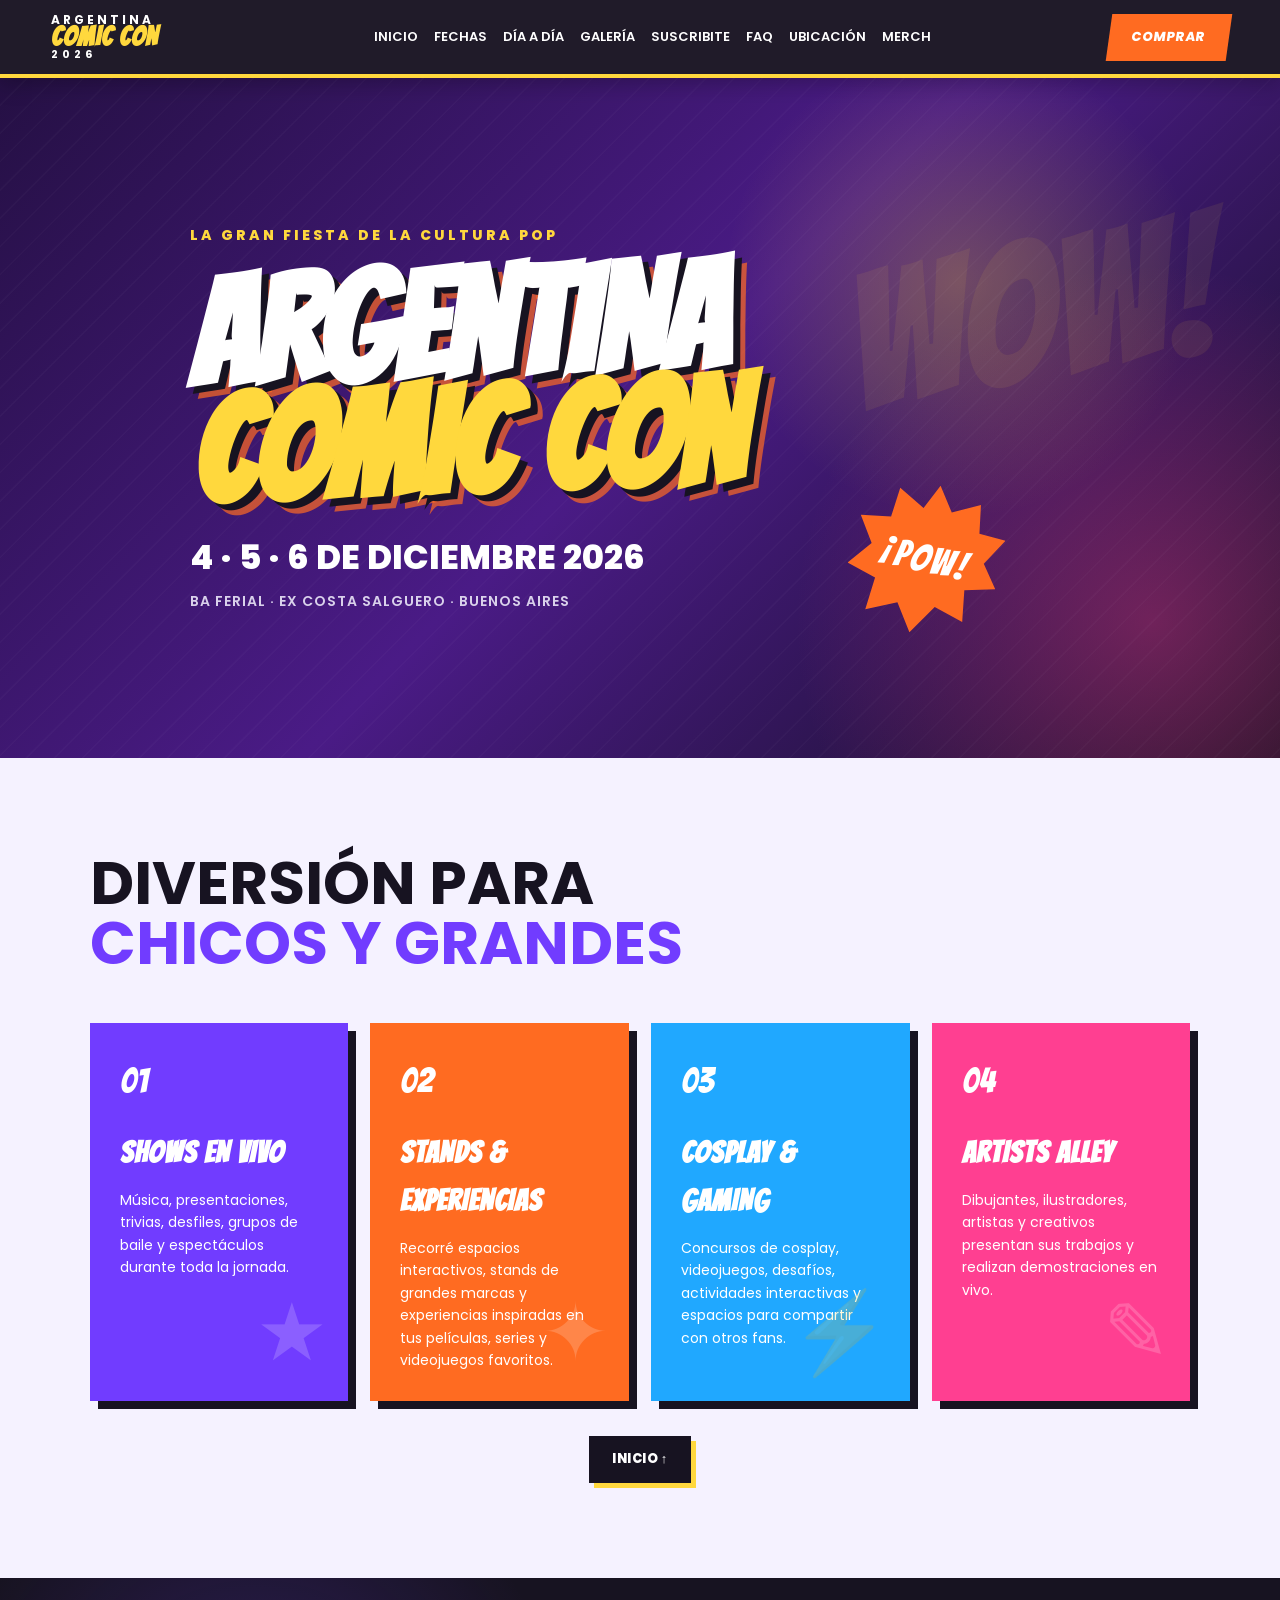
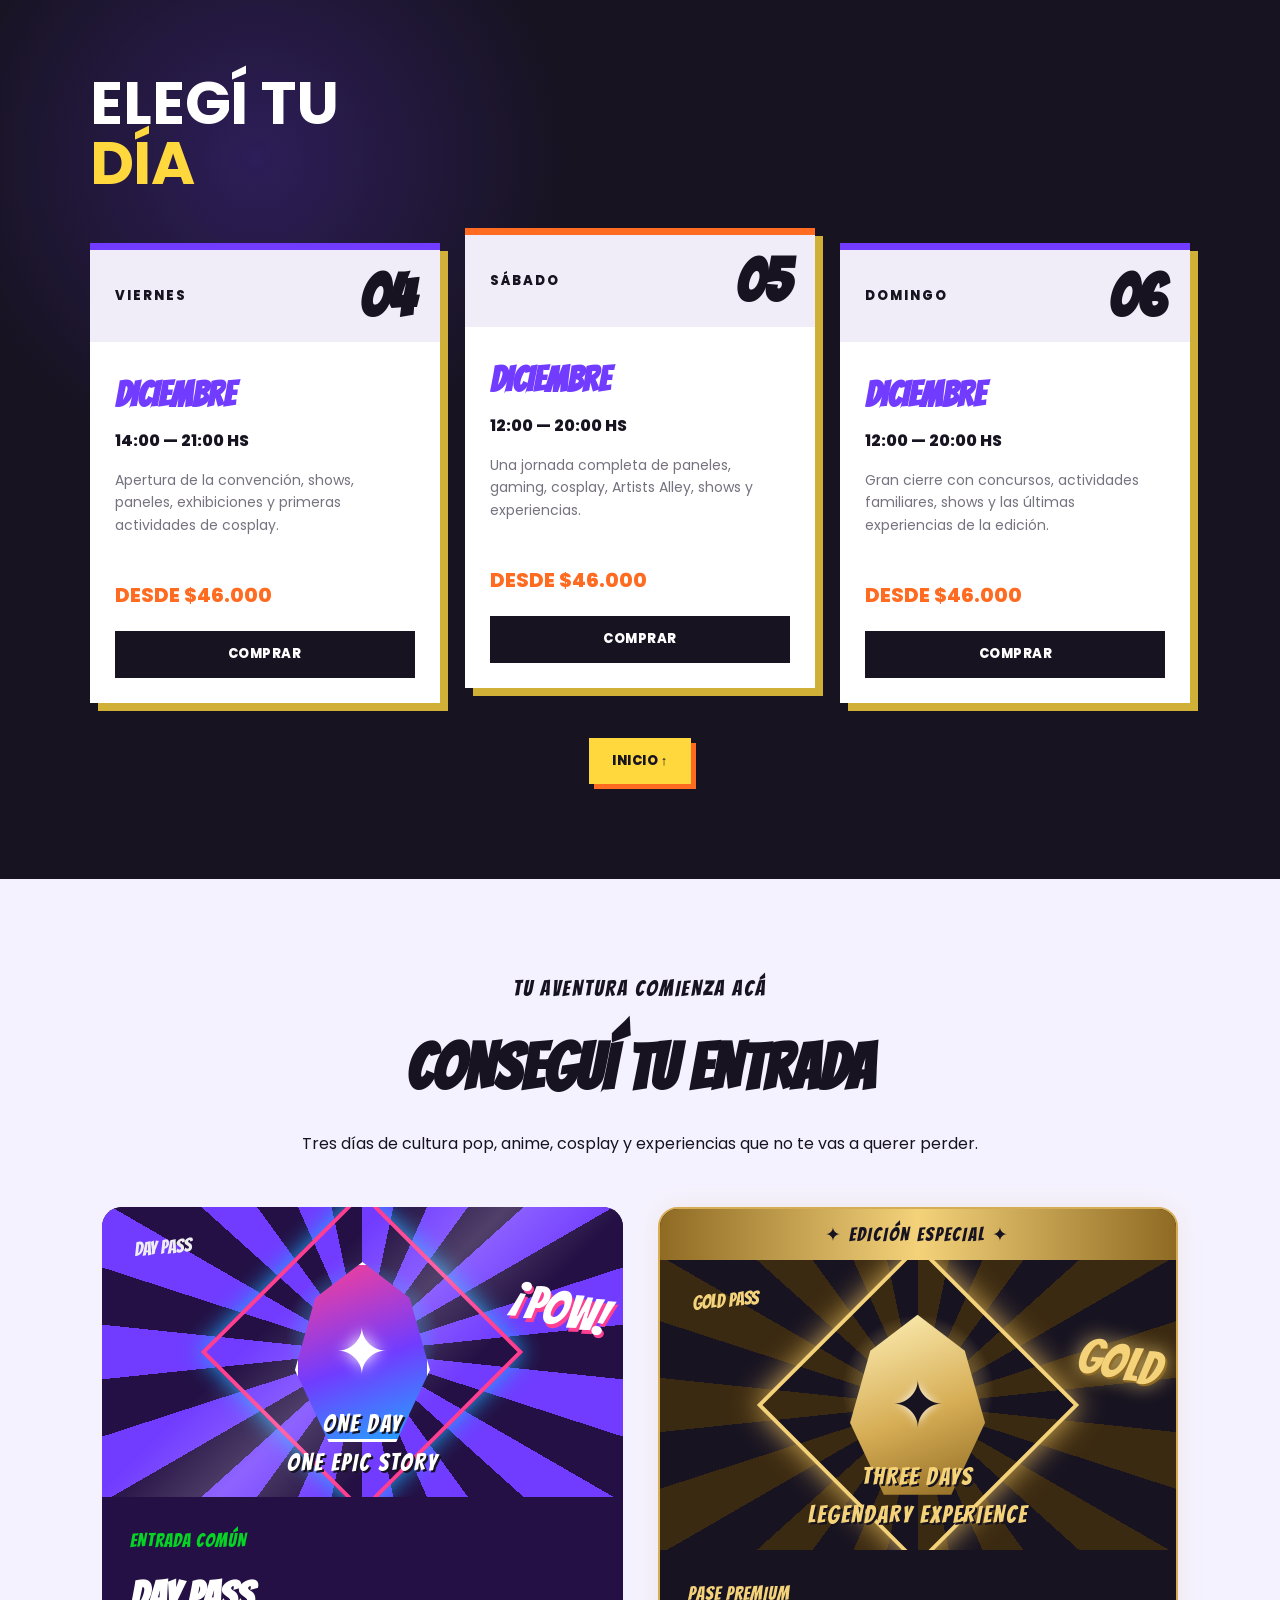
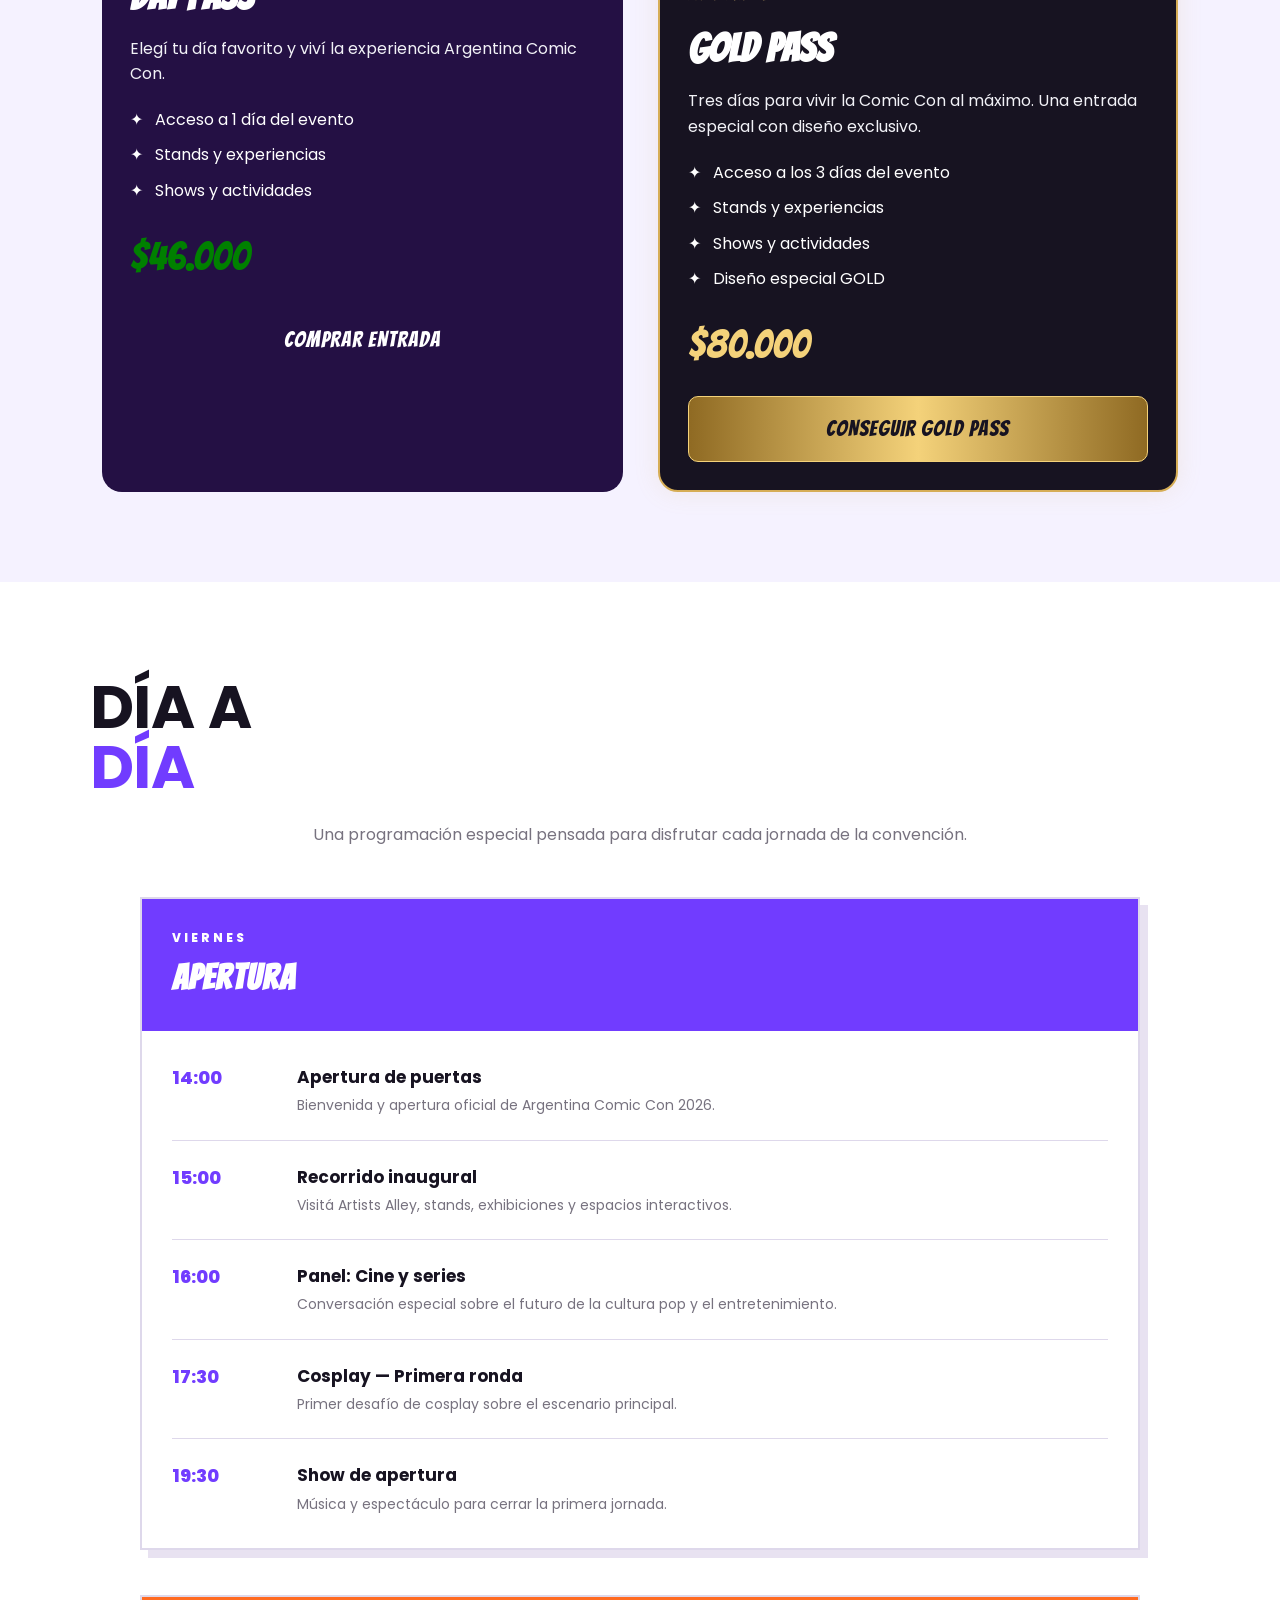
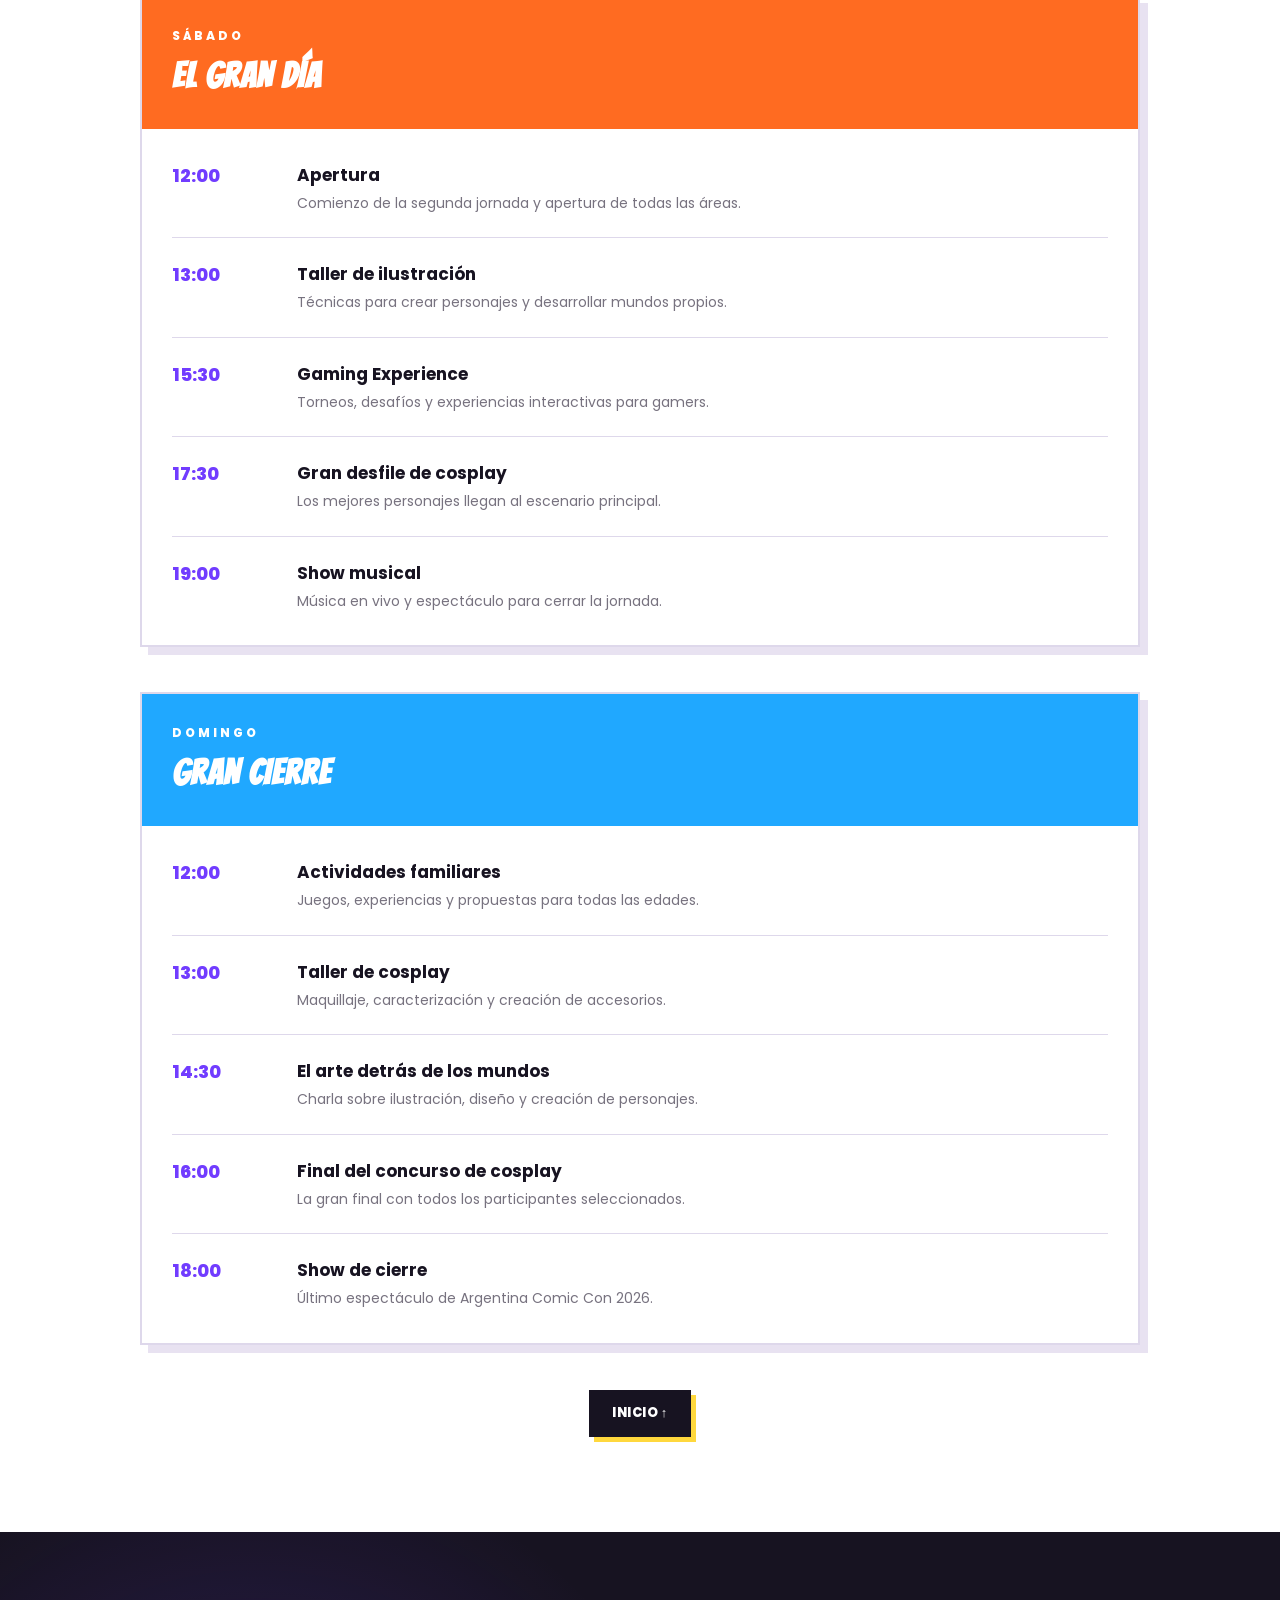
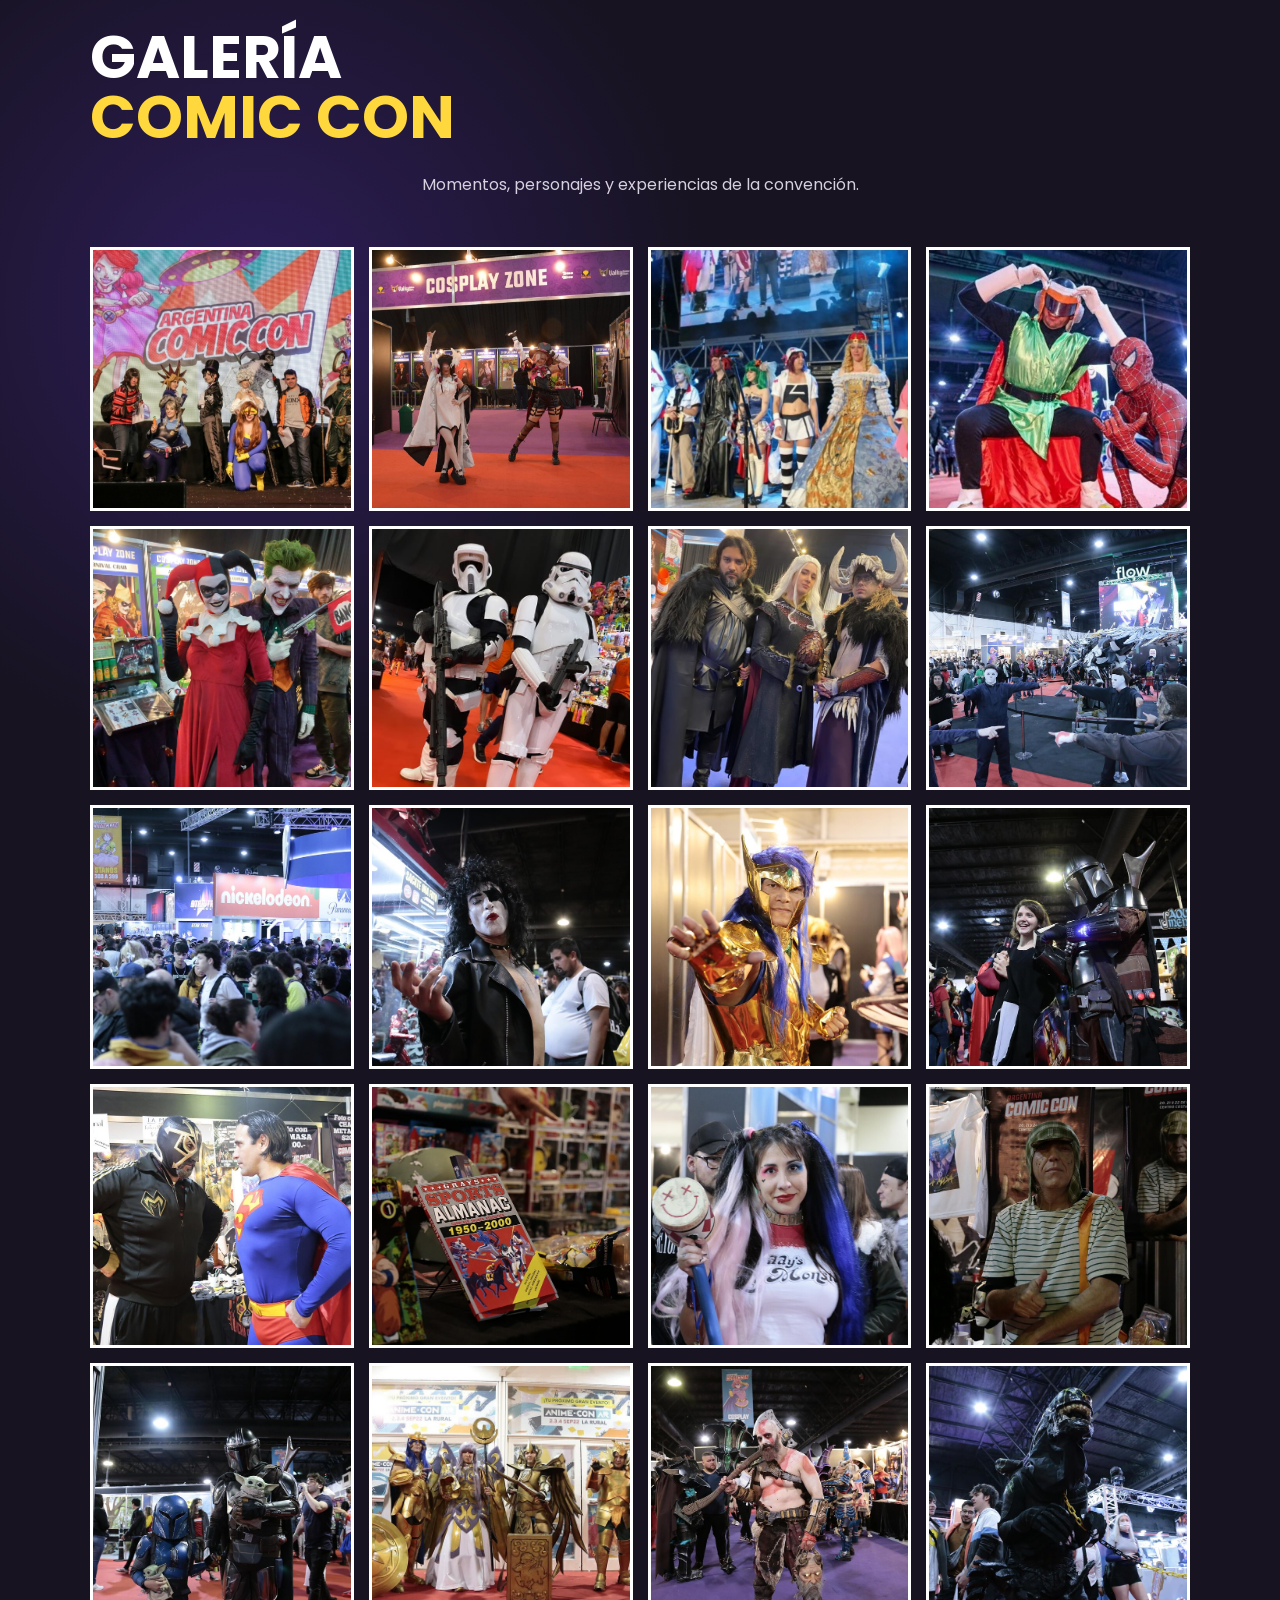
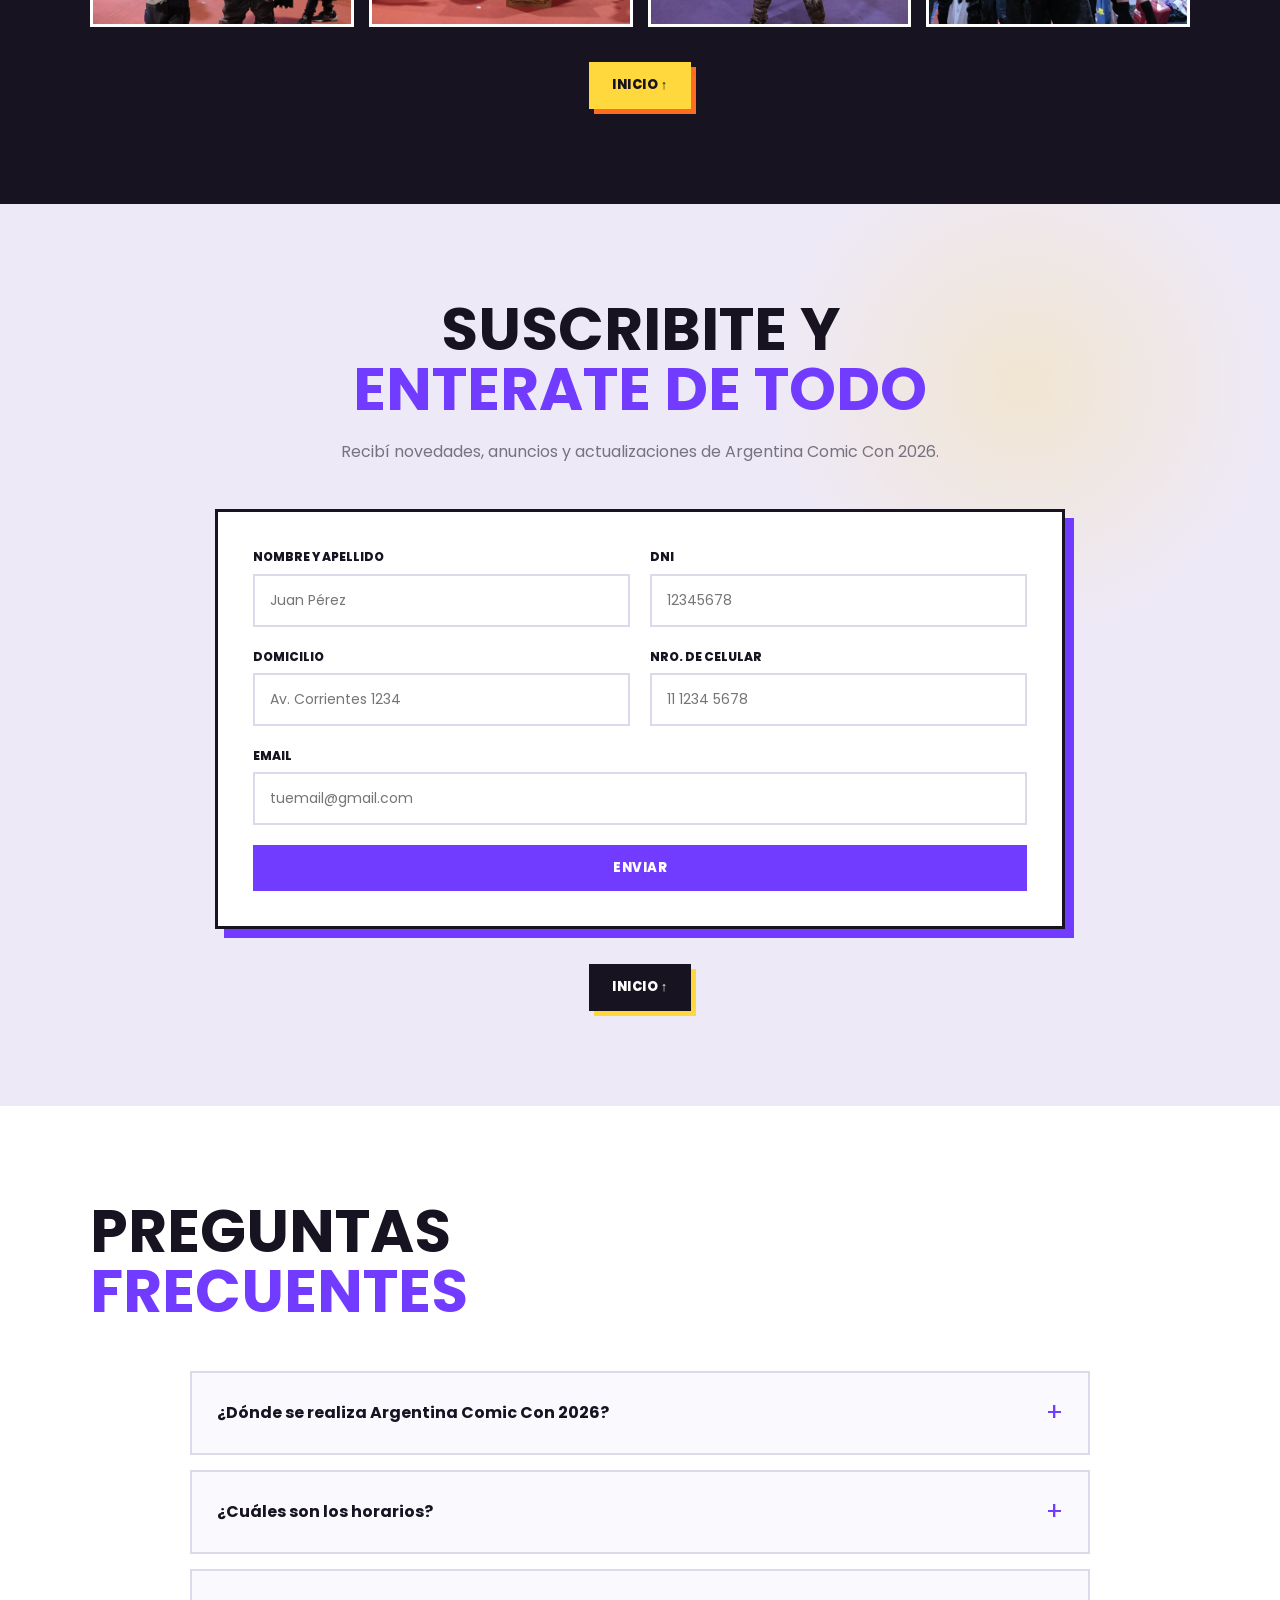
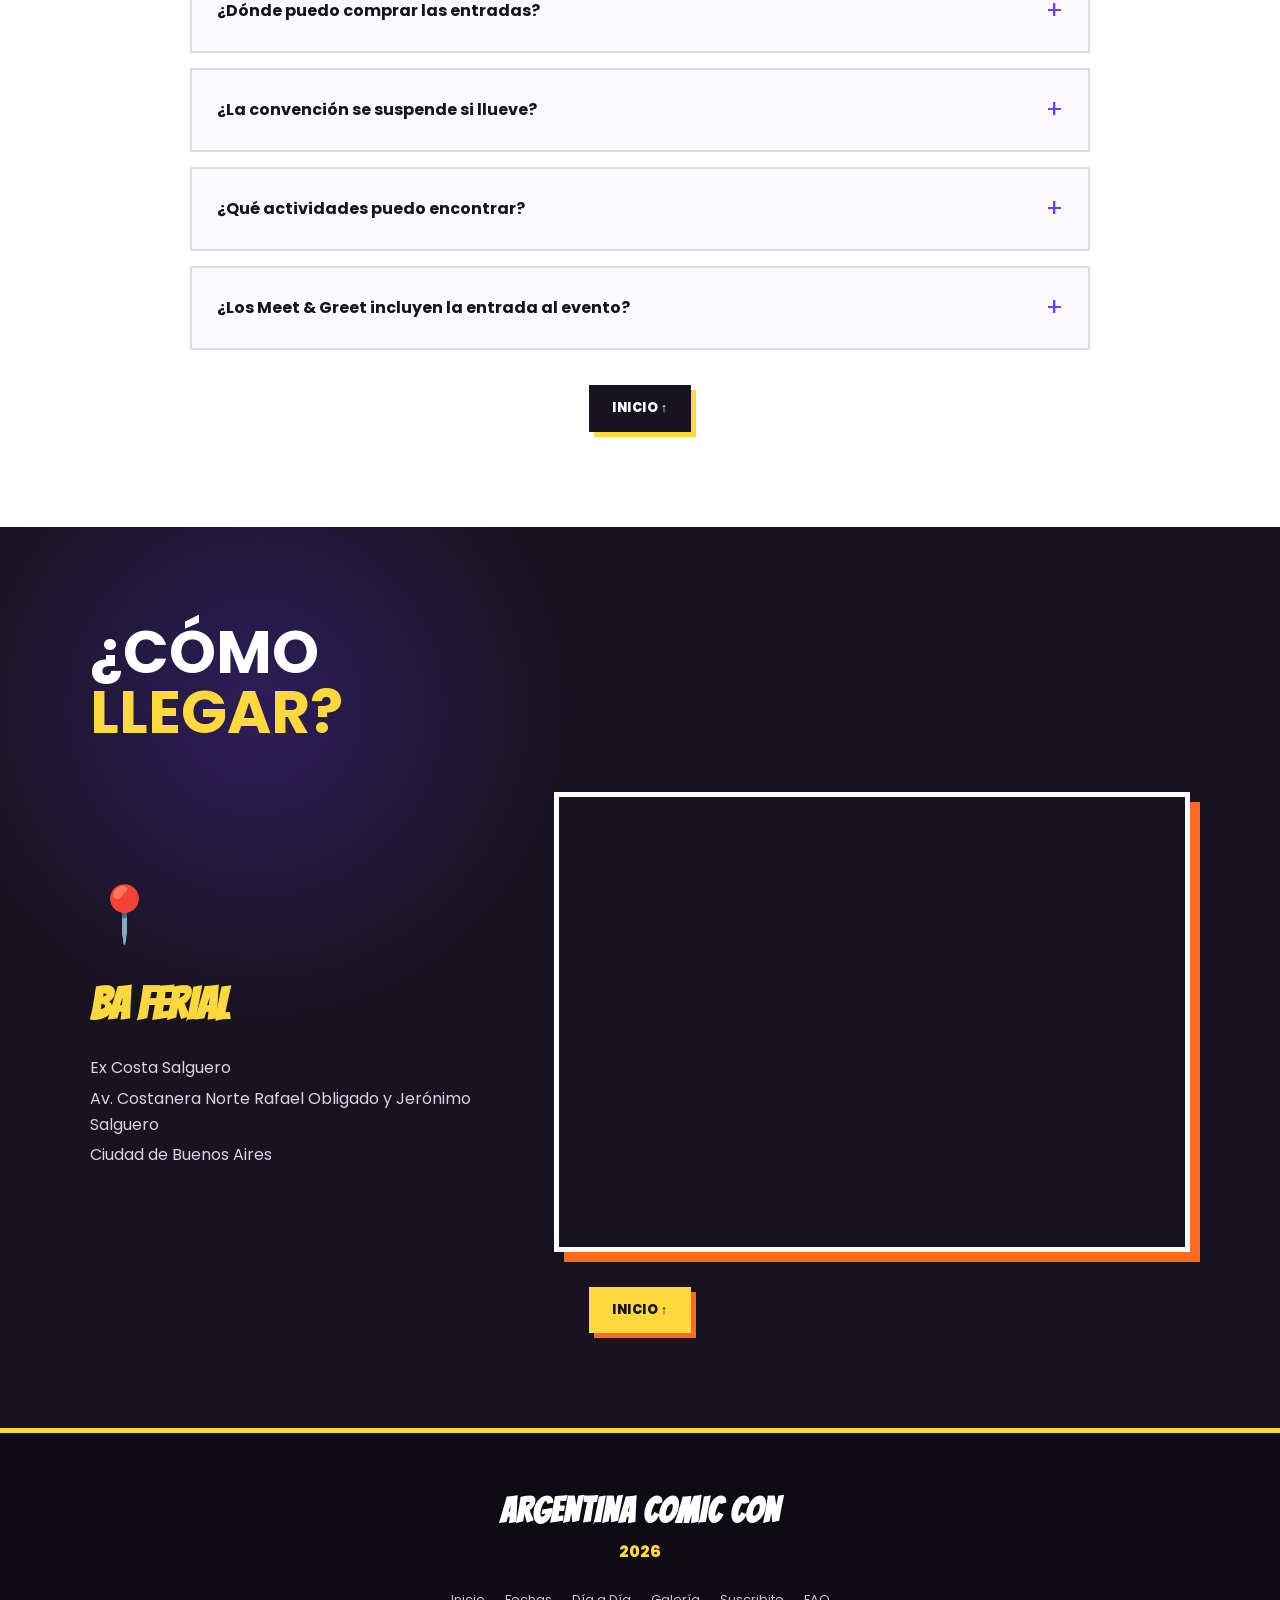
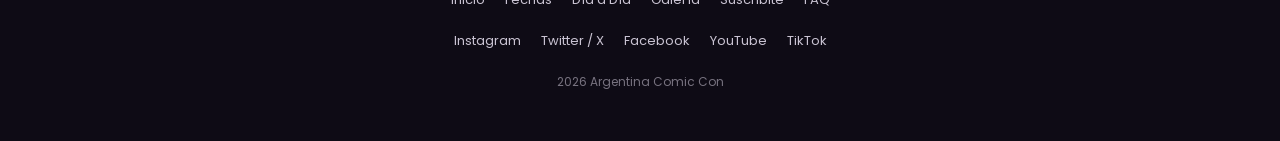
<file: index.html>
<!DOCTYPE html>
<html lang="es">
<head>
    <meta charset="UTF-8">
    <meta name="viewport" content="width=device-width, initial-scale=1.0">

    <title>Argentina Comic Con 2026</title>

    <link rel="preconnect" href="https://fonts.googleapis.com">
    <link rel="preconnect" href="https://fonts.gstatic.com" crossorigin>
    <link href="https://fonts.googleapis.com/css2?family=Bangers&family=Poppins:wght@300;400;500;600;700;800&display=swap" rel="stylesheet">

    <link rel="stylesheet" href="style.css">
</head>

<body>

    <header class="header">

        <a href="#inicio" class="logo">
            <span>ARGENTINA</span>
            <strong>COMIC CON</strong>
            <small>2026</small>
        </a>

        
        <nav class="nav">
            <a href="#inicio">Inicio</a>
            <a href="#fechas">Fechas</a>
            <a href="#dia-a-dia">Día a Día</a>
            <a href="#galeria">Galería</a>
            <a href="#suscribite">Suscribite</a>
            <a href="#faq">FAQ</a>
            <a href="#ubicacion">Ubicación</a>
            <a href="merch.html">MERCH</a>
        </nav>

        <a href="#fechas" class="btn btn-header">COMPRAR</a>

    </header>

    <main>

        <section id="inicio" class="hero">

            <div class="hero-overlay"></div>

            <div class="hero-content">

                <p class="eyebrow">LA GRAN FIESTA DE LA CULTURA POP</p>

                <h1>
                    ARGENTINA
                    <span>COMIC CON</span>
                </h1>

                <p class="hero-date">
                    4 · 5 · 6 DE DICIEMBRE 2026
                </p>

                <p class="hero-location">
                    BA FERIAL · EX COSTA SALGUERO · BUENOS AIRES
                </p>

                

            <div class="comic-burst">
                ¡POW!
            </div>

        </section>


        <section id="informacion" class="intro section">

            <div class="section-title">


                <h2>
                    DIVERSIÓN PARA
                    <strong>CHICOS Y GRANDES</strong>
                </h2>

            </div>

            <div class="intro-grid">

                <article class="info-card card-purple">

                    <div class="card-number">01</div>

                    <h3>SHOWS EN VIVO</h3>

                    <p>
                        Música, presentaciones, trivias, desfiles,
                        grupos de baile y espectáculos durante toda
                        la jornada.
                    </p>

                    <span class="card-icon">★</span>

                </article>


                <article class="info-card card-orange">

                    <div class="card-number">02</div>

                    <h3>STANDS & EXPERIENCIAS</h3>

                    <p>
                        Recorré espacios interactivos, stands de grandes
                        marcas y experiencias inspiradas en tus películas,
                        series y videojuegos favoritos.
                    </p>

                    <span class="card-icon">✦</span>

                </article>


                <article class="info-card card-blue">

                    <div class="card-number">03</div>

                    <h3>COSPLAY & GAMING</h3>

                    <p>
                        Concursos de cosplay, videojuegos, desafíos,
                        actividades interactivas y espacios para
                        compartir con otros fans.
                    </p>

                    <span class="card-icon">⚡</span>

                </article>


                <article class="info-card card-pink">

                    <div class="card-number">04</div>

                    <h3>ARTISTS ALLEY</h3>

                    <p>
                        Dibujantes, ilustradores, artistas y creativos
                        presentan sus trabajos y realizan demostraciones
                        en vivo.
                    </p>

                    <span class="card-icon">✎</span>

                </article>

            </div>

            <a href="#inicio" class="btn btn-back-top">INICIO ↑</a>

        </section>


        <section id="fechas" class="dates section dark-section">

            <div class="section-title light-title">


                <h2>
                    ELEGÍ TU
                    <strong>DÍA</strong>
                </h2>

            </div>

            <div class="dates-grid">


                <article class="date-card">

                    <div class="date-top">
                        <span>VIERNES</span>
                        <strong>04</strong>
                    </div>

                    <div class="date-content">

                        <h3>DICIEMBRE</h3>

                        <p class="time">
                            14:00 — 21:00 HS
                        </p>

                        <p>
                            Apertura de la convención, shows,
                            paneles, exhibiciones y primeras
                            actividades de cosplay.
                        </p>

                        <span class="price">
                            DESDE $46.000
                        </span>

                        <a href="#" class="btn btn-buy">
                            COMPRAR
                        </a>

                    </div>

                </article>


                <article class="date-card featured-date">

                    <div class="date-top">
                        <span>SÁBADO</span>
                        <strong>05</strong>
                    </div>

                    <div class="date-content">

                        <h3>DICIEMBRE</h3>

                        <p class="time">
                            12:00 — 20:00 HS
                        </p>

                        <p>
                            Una jornada completa de paneles,
                            gaming, cosplay, Artists Alley,
                            shows y experiencias.
                        </p>

                        <span class="price">
                            DESDE $46.000
                        </span>

                        <a href="#" class="btn btn-buy">
                            COMPRAR
                        </a>

                    </div>

                </article>


                <article class="date-card">

                    <div class="date-top">
                        <span>DOMINGO</span>
                        <strong>06</strong>
                    </div>

                    <div class="date-content">

                        <h3>DICIEMBRE</h3>

                        <p class="time">
                            12:00 — 20:00 HS
                        </p>

                        <p>
                            Gran cierre con concursos, actividades
                            familiares, shows y las últimas
                            experiencias de la edición.
                        </p>

                        <span class="price">
                            DESDE $46.000
                        </span>

                        <a href="#" class="btn btn-buy">
                            COMPRAR
                        </a>

                    </div>

                </article>

            </div>

            <a href="#inicio" class="btn btn-back-top">INICIO ↑</a>

        </section>
        <section id="tienda" class="tienda">
    <div class="tienda-encabezado">
        <p class="etiqueta-seccion">TU AVENTURA COMIENZA ACÁ</p>
        <h2>CONSEGUÍ TU ENTRADA</h2>
        <p>
            Tres días de cultura pop, anime, cosplay y experiencias
            que no te vas a querer perder.
        </p>
    </div>

    <div class="entradas-contenedor">

        <!-- ENTRADA COMÚN -->
        <article class="entrada-card entrada-comun">

            <div class="entrada-ilustracion anime-comun">
                <span class="anime-etiqueta">DAY PASS</span>
                <span class="anime-efecto">¡POW!</span>
                <div class="anime-personaje personaje-comun">
                    <span>✦</span>
                </div>
                <p class="anime-texto">ONE DAY<br>ONE EPIC STORY</p>
            </div>

            <div class="entrada-info">
                <span class="entrada-tipo">ENTRADA COMÚN</span>
                <h3>DAY PASS</h3>
                <p class="entrada-descripcion">
                    Elegí tu día favorito y viví la experiencia
                    Argentina Comic Con.
                </p>

                <ul>
                    <li>Acceso a 1 día del evento</li>
                    <li>Stands y experiencias</li>
                    <li>Shows y actividades</li>
                </ul>

                <p class="entrada-precio">$46.000</p>

                <a href="#datos-compra" class="btn-entrada">
                    COMPRAR ENTRADA
                </a>
            </div>

        </article>


        <!-- PASE ESPECIAL GOLD -->
        <article class="entrada-card entrada-gold">

            <div class="gold-destacado">
                ✦ EDICIÓN ESPECIAL ✦
            </div>

            <div class="entrada-ilustracion anime-gold">
                <span class="anime-etiqueta gold-texto">GOLD PASS</span>
                <span class="anime-efecto gold-efecto">GOLD</span>
                <div class="anime-personaje personaje-gold">
                    <span>✦</span>
                </div>
                <p class="anime-texto gold-texto">
                    THREE DAYS<br>LEGENDARY EXPERIENCE
                </p>
            </div>

            <div class="entrada-info">
                <span class="entrada-tipo gold-texto">
                    PASE PREMIUM
                </span>

                <h3>GOLD PASS</h3>

                <p class="entrada-descripcion">
                    Tres días para vivir la Comic Con al máximo.
                    Una entrada especial con diseño exclusivo.
                </p>

                <ul>
                    <li>Acceso a los 3 días del evento</li>
                    <li>Stands y experiencias</li>
                    <li>Shows y actividades</li>
                    <li>Diseño especial GOLD</li>
                </ul>

                <p class="entrada-precio gold-texto">$80.000</p>

                <a href="#datos-compra" class="btn-entrada btn-gold">
                    CONSEGUIR GOLD PASS
                </a>
            </div>

        </article>
        

    </div>
</section>


        <section id="dia-a-dia" class="schedule section">

            <div class="section-title">



                <h2>
                    DÍA A
                    <strong>DÍA</strong>
                </h2>

            </div>

            <p class="section-intro">
                Una programación especial pensada para disfrutar
                cada jornada de la convención.
            </p>

            <div class="schedule-list">



                <article class="schedule-day">

                    <div class="day-heading purple">


                        <div>
                            <small>VIERNES</small>
                            <h3>APERTURA</h3>
                        </div>

                    </div>

                    <div class="events">

                        <div class="event">
                            <time>14:00</time>
                            <div>
                                <h4>Apertura de puertas</h4>
                                <p>
                                    Bienvenida y apertura oficial
                                    de Argentina Comic Con 2026.
                                </p>
                            </div>
                        </div>

                        <div class="event">
                            <time>15:00</time>
                            <div>
                                <h4>Recorrido inaugural</h4>
                                <p>
                                    Visitá Artists Alley, stands,
                                    exhibiciones y espacios interactivos.
                                </p>
                            </div>
                        </div>

                        <div class="event">
                            <time>16:00</time>
                            <div>
                                <h4>Panel: Cine y series</h4>
                                <p>
                                    Conversación especial sobre el futuro
                                    de la cultura pop y el entretenimiento.
                                </p>
                            </div>
                        </div>

                        <div class="event">
                            <time>17:30</time>
                            <div>
                                <h4>Cosplay — Primera ronda</h4>
                                <p>
                                    Primer desafío de cosplay
                                    sobre el escenario principal.
                                </p>
                            </div>
                        </div>

                        <div class="event">
                            <time>19:30</time>
                            <div>
                                <h4>Show de apertura</h4>
                                <p>
                                    Música y espectáculo para cerrar
                                    la primera jornada.
                                </p>
                            </div>
                        </div>

                    </div>

                </article>


                <article class="schedule-day">

                    <div class="day-heading orange">


                        <div>
                            <small>SÁBADO</small>
                            <h3>EL GRAN DÍA</h3>
                        </div>

                    </div>

                    <div class="events">

                        <div class="event">
                            <time>12:00</time>
                            <div>
                                <h4>Apertura</h4>
                                <p>
                                    Comienzo de la segunda jornada
                                    y apertura de todas las áreas.
                                </p>
                            </div>
                        </div>

                        <div class="event">
                            <time>13:00</time>
                            <div>
                                <h4>Taller de ilustración</h4>
                                <p>
                                    Técnicas para crear personajes
                                    y desarrollar mundos propios.
                                </p>
                            </div>
                        </div>

                        <div class="event">
                            <time>15:30</time>
                            <div>
                                <h4>Gaming Experience</h4>
                                <p>
                                    Torneos, desafíos y experiencias
                                    interactivas para gamers.
                                </p>
                            </div>
                        </div>

                        <div class="event">
                            <time>17:30</time>
                            <div>
                                <h4>Gran desfile de cosplay</h4>
                                <p>
                                    Los mejores personajes llegan
                                    al escenario principal.
                                </p>
                            </div>
                        </div>

                        <div class="event">
                            <time>19:00</time>
                            <div>
                                <h4>Show musical</h4>
                                <p>
                                    Música en vivo y espectáculo
                                    para cerrar la jornada.
                                </p>
                            </div>
                        </div>

                    </div>

                </article>



                <article class="schedule-day">

                    <div class="day-heading blue">


                        <div>
                            <small>DOMINGO</small>
                            <h3>GRAN CIERRE</h3>
                        </div>

                    </div>

                    <div class="events">

                        <div class="event">
                            <time>12:00</time>
                            <div>
                                <h4>Actividades familiares</h4>
                                <p>
                                    Juegos, experiencias y propuestas
                                    para todas las edades.
                                </p>
                            </div>
                        </div>

                        <div class="event">
                            <time>13:00</time>
                            <div>
                                <h4>Taller de cosplay</h4>
                                <p>
                                    Maquillaje, caracterización y
                                    creación de accesorios.
                                </p>
                            </div>
                        </div>

                        <div class="event">
                            <time>14:30</time>
                            <div>
                                <h4>El arte detrás de los mundos</h4>
                                <p>
                                    Charla sobre ilustración,
                                    diseño y creación de personajes.
                                </p>
                            </div>
                        </div>

                        <div class="event">
                            <time>16:00</time>
                            <div>
                                <h4>Final del concurso de cosplay</h4>
                                <p>
                                    La gran final con todos los
                                    participantes seleccionados.
                                </p>
                            </div>
                        </div>

                        <div class="event">
                            <time>18:00</time>
                            <div>
                                <h4>Show de cierre</h4>
                                <p>
                                    Último espectáculo de Argentina
                                    Comic Con 2026.
                                </p>
                            </div>
                        </div>

                    </div>

                </article>

            </div>

            <a href="#inicio" class="btn btn-back-top">INICIO ↑</a>

        </section>


        <section id="galeria" class="gallery section dark-section">

            <div class="section-title light-title">


                <h2>
                    GALERÍA
                    <strong>COMIC CON</strong>
                </h2>

            </div>

            <p class="section-intro light-text">
                Momentos, personajes y experiencias de la convención.
            </p>

            <div class="gallery-grid">

                <div class="gallery-item">
                    <img src="IMG/1.jpg" alt="Galería Comic Con 01">
                </div>

                <div class="gallery-item">
                    <img src="IMG/2.jpg" alt="Galería Comic Con 02">
                    
                </div>

                <div class="gallery-item">
                    <img src="IMG/3.png" alt="Galería Comic Con 03">
                    
                </div>

                <div class="gallery-item">
                    <img src="IMG/4.jpg" alt="Galería Comic Con 04">
                    
                </div>

                <div class="gallery-item">
                    <img src="IMG/6.jpg" alt="Galería Comic Con 05">
                    
                </div>

                <div class="gallery-item">
                    <img src="IMG/7.jpg" alt="Galería Comic Con 06">
                    
                </div>

                <div class="gallery-item">
                    <img src="IMG/8.jpg" alt="Galería Comic Con 07">
                    
                </div>

                <div class="gallery-item">
                    <img src="IMG/9.jpg" alt="Galería Comic Con 08">
                    
                </div>

                <div class="gallery-item">
                    <img src="IMG/11.jpg" alt="Galería Comic Con 09">
                    
                </div>

                <div class="gallery-item">
                    <img src="IMG/12.jpg" alt="Galería Comic Con 10">
                    
                </div>

                <div class="gallery-item">
                    <img src="IMG/13.jpg" alt="Galería Comic Con 11">
                    
                </div>

                <div class="gallery-item">
                    <img src="IMG/14.jpg" alt="Galería Comic Con 12">
                    
                </div>

                <div class="gallery-item">
                    <img src="IMG/15.jpg" alt="Galería Comic Con 13">
                    
                </div>

                <div class="gallery-item">
                    <img src="IMG/16.jpg" alt="Galería Comic Con 14">
                    
                </div>

                <div class="gallery-item">
                    <img src="IMG/17.jpg" alt="Galería Comic Con 15">
                    
                </div>

                <div class="gallery-item">
                    <img src="IMG/18.jpg" alt="Galería Comic Con 16">
                    
                </div>

                <div class="gallery-item">
                    <img src="IMG/19.jpg" alt="Galería Comic Con 17">
                    
                </div>

                <div class="gallery-item">
                    <img src="IMG/27.jpg" alt="Galería Comic Con 18">
                    
                </div>

                <div class="gallery-item">
                    <img src="IMG/26.jpg" alt="Galería Comic Con 19">
                    
                </div>

                <div class="gallery-item">
                    <img src="IMG/24.jpg" alt="Galería Comic Con 20">
                    
                </div>

            </div>

            <a href="#inicio" class="btn btn-back-top">INICIO ↑</a>

        </section>


        <section id="suscribite" class="subscribe section">

            <div class="subscribe-content">

                <div class="section-title">



                    <h2>
                        SUSCRIBITE Y
                        <strong>ENTERATE DE TODO</strong>
                    </h2>

                </div>

                <p>
                    Recibí novedades, anuncios y actualizaciones
                    de Argentina Comic Con 2026.
                </p>

            </div>


            <form class="subscribe-form">

                <div class="form-group">
                    <label for="nombre">Nombre y apellido</label>
                    <input
                        type="text"
                        id="nombre"
                        name="nombre"
                        placeholder="Juan Pérez"
                    >
                </div>

                <div class="form-group">
                    <label for="dni">DNI</label>
                    <input
                        type="text"
                        id="dni"
                        name="dni"
                        placeholder="12345678"
                    >
                </div>

                <div class="form-group">
                    <label for="domicilio">Domicilio</label>
                    <input
                        type="text"
                        id="domicilio"
                        name="domicilio"
                        placeholder="Av. Corrientes 1234"
                    >
                </div>

                <div class="form-group">
                    <label for="celular">Nro. de celular</label>
                    <input
                        type="tel"
                        id="celular"
                        name="celular"
                        placeholder="11 1234 5678"
                    >
                </div>

                <div class="form-group full-width">
                    <label for="email">Email</label>
                    <input
                        type="email"
                        id="email"
                        name="email"
                        placeholder="tuemail@gmail.com"
                    >
                </div>

                <button type="submit" class="btn btn-submit">
                    ENVIAR
                </button>

            </form>

            <a href="#inicio" class="btn btn-back-top">INICIO ↑</a>

        </section>


        <section id="faq" class="faq section">

            <div class="section-title">



                <h2>
                    PREGUNTAS
                    <strong>FRECUENTES</strong>
                </h2>

            </div>

            <div class="faq-list">

                <details>
                    <summary>
                        ¿Dónde se realiza Argentina Comic Con 2026?
                        <span>+</span>
                    </summary>

                    <p>
                        La convención se realiza en BA Ferial,
                        ex Costa Salguero, en la Ciudad de Buenos Aires.
                    </p>
                </details>


                <details>
                    <summary>
                        ¿Cuáles son los horarios?
                        <span>+</span>
                    </summary>

                    <p>
                        El viernes 4 de diciembre el evento funciona
                        de 14:00 a 21:00 hs. El sábado 5 y domingo 6
                        funciona de 12:00 a 20:00 hs.
                    </p>
                </details>


                <details>
                    <summary>
                        ¿Dónde puedo comprar las entradas?
                        <span>+</span>
                    </summary>

                    <p>
                        Las entradas se comercializan a través del
                        sistema oficial de venta indicado por la
                        organización del evento.
                    </p>
                </details>


                <details>
                    <summary>
                        ¿La convención se suspende si llueve?
                        <span>+</span>
                    </summary>

                    <p>
                        No. La organización informa que el evento
                        no se cancela por lluvia.
                    </p>
                </details>


                <details>
                    <summary>
                        ¿Qué actividades puedo encontrar?
                        <span>+</span>
                    </summary>

                    <p>
                        Hay shows, paneles, talleres, videojuegos,
                        cosplay, exhibiciones, experiencias interactivas,
                        Artists Alley, Meet & Greets y propuestas
                        gastronómicas, entre otras actividades.
                    </p>
                </details>


                <details>
                    <summary>
                        ¿Los Meet & Greet incluyen la entrada al evento?
                        <span>+</span>
                    </summary>

                    <p>
                        No. Los pases Meet & Greet y las entradas
                        generales de la convención son productos
                        diferentes.
                    </p>
                </details>

            </div>

            <a href="#inicio" class="btn btn-back-top">INICIO ↑</a>

        </section>



        <section id="ubicacion" class="location section dark-section">

            <div class="section-title light-title">


                <h2>
                    ¿CÓMO
                    <strong>LLEGAR?</strong>
                </h2>

            </div>

            <div class="location-grid">

                <div class="location-info">

                    <div class="location-icon">
                        📍
                    </div>

                    <h3>BA FERIAL</h3>

                    <p>
                        Ex Costa Salguero
                    </p>

                    <p>
                        Av. Costanera Norte Rafael Obligado
                        y Jerónimo Salguero
                    </p>

                    <p>
                        Ciudad de Buenos Aires
                    </p>

                </div>


                <div class="map-container">


                    <iframe
                        src="https://www.google.com/maps?q=Centro%20Costa%20Salguero%20Buenos%20Aires&output=embed"
                        width="100%"
                        height="450"
                        style="border:0;"
                        loading="lazy"
                        title="Mapa BA Ferial">
                    </iframe>

                </div>

            </div>

            <a href="#inicio" class="btn btn-back-top">INICIO ↑</a>

        </section>

    </main>


    <footer class="footer">

        <div class="footer-logo">
            <strong>ARGENTINA COMIC CON</strong>
            <span>2026</span>
        </div>

        <div class="footer-links">

            <a href="#inicio">Inicio</a>
            <a href="#fechas">Fechas</a>
            <a href="#dia-a-dia">Día a Día</a>
            <a href="#galeria">Galería</a>
            <a href="#suscribite">Suscribite</a>
            <a href="#faq">FAQ</a>

        </div>

        <div class="socials">

            <a href="https://www.instagram.com/argcomiccon/?hl=es">Instagram</a>
            <a href="https://x.com/ArgComicCon">Twitter / X</a>
            <a href="https://www.facebook.com/argcomiccon/?locale=es_LA">Facebook</a>
            <a href="https://www.youtube.com/@ArgComicCon">YouTube</a>
            <a href="https://www.tiktok.com/@argcomiccon">TikTok</a>

        </div>

        <p class="copyright">
            2026 Argentina Comic Con 
        </p>

    </footer>
<script src="script.js"></script>
</body>
</html>
</file>
<file: style.css>
* {
    margin: 0;
    padding: 0;
    box-sizing: border-box;
}

html {
    overflow-x: hidden;
    scroll-behavior: smooth;
}

body {
    overflow-x: hidden;
    font-family: "Poppins", sans-serif;
    background: #f5f2ff;
    color: #171321;
    line-height: 1.6;
}

img {
    max-width: 100%;
    display: block;
}

a {
    text-decoration: none;
    color: inherit;
}

button,
input {
    font-family: inherit;
}




:root {
    --purple: #713cff;
    --dark-purple: #241044;
    --orange: #ff6b21;
    --yellow: #ffd83d;
    --blue: #20a8ff;
    --pink: #ff3f91;
    --dark: #171321;
    --white: #ffffff;
    --light: #f5f2ff;
    --gray: #77727f;
    --border: #ded8eb;
}




.header {
    position: sticky;
    top: 0;
    z-index: 1000;

    width: 100%;
    min-height: 78px;

    display: flex;
    align-items: center;
    justify-content: space-between;
    gap: 18px;
    flex-wrap: nowrap;

    padding: 12px 4%;

    background: rgba(23, 19, 33, 0.96);
    color: var(--white);

    border-bottom: 4px solid var(--yellow);
    box-shadow: 0 5px 20px rgba(0, 0, 0, 0.25);
}




.logo {
    flex: 0 0 auto;
    display: flex;
    flex-direction: column;
    line-height: 0.9;
    min-width: 145px;
}

.logo span {
    font-size: 12px;
    font-weight: 700;
    letter-spacing: 3px;
}

.logo strong {
    font-family: "Bangers", cursive;
    font-size: 27px;
    letter-spacing: 1px;
    color: var(--yellow);
}

.logo small {
    font-size: 11px;
    font-weight: 700;
    letter-spacing: 4px;
}




.nav {
    flex: 1 1 auto;
    min-width: 0;
    display: flex;
    align-items: center;
    justify-content: center;
    gap: clamp(10px, 1.25vw, 22px);
    flex-wrap: nowrap;
}

.nav a {
    position: relative;

    font-size: 13px;
    font-weight: 600;
    text-transform: uppercase;

    transition: 0.25s ease;
}

.nav a::after {
    content: "";
    position: absolute;
    left: 0;
    bottom: -6px;

    width: 0;
    height: 3px;

    background: var(--yellow);

    transition: 0.25s ease;
}

.nav a:hover {
    color: var(--yellow);
}

.nav a:hover::after {
    width: 100%;
}




.btn {
    display: inline-flex;
    align-items: center;
    justify-content: center;

    padding: 13px 23px;

    border: none;
    cursor: pointer;

    font-size: 13px;
    font-weight: 800;
    letter-spacing: 0.5px;

    text-transform: uppercase;

    transition: 0.25s ease;
}

.btn-header {
    flex: 0 0 auto;
    white-space: nowrap;
    background: var(--orange);
    color: white;

    transform: skew(-8deg);
}

.btn-header:hover {
    background: var(--yellow);
    color: var(--dark);
    transform: skew(-8deg) translateY(-3px);
}

.btn-primary {
    background: var(--yellow);
    color: var(--dark);
    box-shadow: 5px 5px 0 var(--dark);
}

.btn-primary:hover {
    transform: translate(-3px, -3px);
    box-shadow: 8px 8px 0 var(--dark);
}

.btn-secondary {
    background: transparent;
    color: white;
    border: 2px solid white;
}

.btn-secondary:hover {
    background: white;
    color: var(--dark);
}




.hero {
    position: relative;
    min-height: 680px;

    display: flex;
    align-items: center;

    overflow: hidden;

    background:
        radial-gradient(circle at 75% 30%, rgba(255, 216, 61, 0.25), transparent 22%),
        radial-gradient(circle at 90% 80%, rgba(255, 63, 145, 0.35), transparent 28%),
        linear-gradient(135deg, #251044 0%, #4a1b86 50%, #151022 100%);
}

.hero::before {
    content: "WOW!";
    position: absolute;
    right: 5%;
    top: 12%;

    font-family: "Bangers", cursive;
    font-size: clamp(90px, 15vw, 230px);

    color: rgba(255, 216, 61, 0.08);

    transform: rotate(-10deg);
}

.hero-overlay {
    position: absolute;
    inset: 0;

    background:
        repeating-linear-gradient(
            135deg,
            transparent,
            transparent 18px,
            rgba(255, 255, 255, 0.025) 19px,
            rgba(255, 255, 255, 0.025) 20px
        );
}

.hero-content {
    position: relative;
    z-index: 2;

    width: min(900px, 90%);

    margin: 0 auto;
    padding: 90px 0;
}

.eyebrow {
    margin-bottom: 15px;

    color: var(--yellow);

    font-size: 14px;
    font-weight: 800;
    letter-spacing: 3px;
}

.hero h1 {
    font-family: "Bangers", cursive;

    font-size: clamp(75px, 12vw, 150px);
    line-height: 0.78;

    color: white;

    text-shadow:
        7px 7px 0 var(--dark),
        12px 12px 0 rgba(255, 107, 33, 0.7);

    transform: rotate(-2deg);
}

.hero h1 span {
    display: block;
    color: var(--yellow);
}

.hero-date {
    margin-top: 35px;

    font-size: clamp(20px, 3vw, 34px);
    font-weight: 800;

    color: white;
}

.hero-location {
    margin-top: 5px;

    color: #d9d1eb;

    font-size: 14px;
    font-weight: 600;
    letter-spacing: 1px;
}

.hero-buttons {
    display: flex;
    gap: 18px;
    margin-top: 35px;
    flex-wrap: wrap;
}

.comic-burst {
    position: absolute;
    right: 10%;
    bottom: 12%;

    width: 150px;
    height: 150px;

    display: flex;
    align-items: center;
    justify-content: center;

    background: var(--orange);
    color: white;

    font-family: "Bangers", cursive;
    font-size: 38px;
    letter-spacing: 2px;

    clip-path: polygon(
        50% 0%,
        61% 16%,
        79% 7%,
        82% 26%,
        100% 27%,
        89% 45%,
        100% 60%,
        80% 65%,
        83% 86%,
        63% 80%,
        50% 100%,
        38% 82%,
        18% 91%,
        20% 69%,
        0% 63%,
        13% 47%,
        2% 30%,
        22% 27%,
        24% 7%,
        42% 17%
    );

    transform: rotate(12deg);
}




.section {
    padding: 95px 7%;
}
.section {
    scroll-margin-top: 95px;
}

.btn-back-top {
    display: flex;
    width: max-content;
    margin: 35px auto 0;
    background: var(--dark);
    color: var(--white);
    box-shadow: 5px 5px 0 var(--yellow);
}

.btn-back-top:hover {
    background: var(--purple);
    color: var(--white);
    transform: translateY(-3px);
}

.dark-section .btn-back-top {
    background: var(--yellow);
    color: var(--dark);
    box-shadow: 5px 5px 0 var(--orange);
}

.dark-section .btn-back-top:hover {
    background: var(--orange);
    color: var(--white);
}


.section-title {
    margin-bottom: 50px;
}

.section-title > span {
    display: block;

    margin-bottom: 4px;

    color: var(--purple);

    font-size: 13px;
    font-weight: 800;
    letter-spacing: 3px;
}

.section-title h2 {
    font-size: clamp(35px, 5vw, 60px);
    line-height: 1;
    text-transform: uppercase;
}

.section-title h2 strong {
    display: block;
    color: var(--purple);
}

.light-title > span {
    color: var(--yellow);
}

.light-title h2 {
    color: white;
}

.light-title h2 strong {
    color: var(--yellow);
}

.section-intro {
    max-width: 700px;
    margin: -25px auto 50px;

    text-align: center;

    color: var(--gray);
}

.light-text {
    color: #d6d0df;
}




.intro {
    background: var(--light);
}

.intro-grid {
    display: grid;
    grid-template-columns: repeat(4, minmax(0, 1fr));
    gap: 22px;
}

.info-card {
    position: relative;

    min-height: 290px;

    padding: 30px;

    overflow: hidden;

    color: white;

    box-shadow: 8px 8px 0 var(--dark);

    transition: 0.3s ease;
}

.info-card:hover {
    transform: translateY(-8px) rotate(-1deg);
}

.card-purple {
    background: var(--purple);
}

.card-orange {
    background: var(--orange);
}

.card-blue {
    background: var(--blue);
}

.card-pink {
    background: var(--pink);
}

.card-number {
    font-family: "Bangers", cursive;
    font-size: 35px;
}

.info-card h3 {
    margin: 20px 0 12px;

    font-family: "Bangers", cursive;
    font-size: 30px;
    letter-spacing: 1px;
}

.info-card p {
    font-size: 14px;
}

.card-icon {
    position: absolute;
    right: 20px;
    bottom: 5px;

    font-size: 80px;
    opacity: 0.18;
}




.dark-section {
    background:
        radial-gradient(circle at 20% 20%, rgba(113, 60, 255, 0.25), transparent 25%),
        var(--dark);
}

.dates-grid {
    display: grid;
    grid-template-columns: repeat(3, minmax(0, 1fr));
    gap: 25px;
}

.date-card {
    background: white;
    color: var(--dark);

    border-top: 7px solid var(--purple);

    box-shadow: 8px 8px 0 rgba(255, 216, 61, 0.8);

    transition: 0.3s ease;
}

.date-card:hover {
    transform: translateY(-7px);
}

.featured-date {
    transform: translateY(-15px);
    border-top-color: var(--orange);
}

.featured-date:hover {
    transform: translateY(-22px);
}

.date-top {
    display: flex;
    justify-content: space-between;
    align-items: center;

    padding: 22px 25px;

    background: #f1edf8;
}

.date-top span {
    font-size: 13px;
    font-weight: 800;
    letter-spacing: 2px;
}

.date-top strong {
    font-family: "Bangers", cursive;
    font-size: 60px;
    line-height: 0.8;
}

.date-content {
    padding: 25px;
}

.date-content h3 {
    color: var(--purple);

    font-family: "Bangers", cursive;
    font-size: 35px;
}

.time {
    margin: 5px 0 15px;

    font-weight: 800;
}

.date-content > p:not(.time) {
    min-height: 90px;

    color: var(--gray);

    font-size: 14px;
}

.price {
    display: block;

    margin: 20px 0;

    color: var(--orange);

    font-size: 20px;
    font-weight: 800;
}

.btn-buy {
    width: 100%;

    background: var(--dark);
    color: white;
}

.btn-buy:hover {
    background: var(--purple);
}




.schedule {
    background: white;
}

.schedule-list {
    max-width: 1000px;
    margin: auto;
}

.schedule-day {
    margin-bottom: 45px;

    border: 2px solid var(--border);

    background: white;

    box-shadow: 8px 8px 0 #e8e2f1;
}

.day-heading {
    display: flex;
    align-items: center;
    gap: 25px;

    padding: 25px 30px;

    color: white;
}

.day-heading span {
    font-family: "Bangers", cursive;
    font-size: 70px;
    line-height: 0.8;
}

.day-heading small {
    font-size: 12px;
    font-weight: 800;
    letter-spacing: 3px;
}

.day-heading h3 {
    font-family: "Bangers", cursive;
    font-size: 35px;
    letter-spacing: 1px;
}

.day-heading.purple {
    background: var(--purple);
}

.day-heading.orange {
    background: var(--orange);
}

.day-heading.blue {
    background: var(--blue);
}

.events {
    padding: 10px 30px;
}

.event {
    display: grid;
    grid-template-columns: 100px 1fr;
    gap: 25px;

    padding: 23px 0;

    border-bottom: 1px solid var(--border);
}

.event:last-child {
    border-bottom: none;
}

.event time {
    color: var(--purple);

    font-size: 18px;
    font-weight: 800;
}

.event h4 {
    margin-bottom: 3px;

    font-size: 17px;
}

.event p {
    color: var(--gray);
    font-size: 14px;
}

.academic-note {
    max-width: 1000px;
    margin: 35px auto 0;

    color: var(--gray);

    font-size: 12px;
    font-style: italic;
    text-align: center;
}




.gallery {
    overflow: hidden;
}

.gallery-grid {
    display: grid;
    grid-template-columns: repeat(4, minmax(0, 1fr));
    gap: 15px;
}

.gallery-item {
    position: relative;

    aspect-ratio: 1 / 1;

    overflow: hidden;

    background: #312b3b;

    border: 3px solid white;

    transition: 0.3s ease;
}

.gallery-item img {
    width: 100%;
    height: 100%;

    object-fit: cover;

    transition: 0.4s ease;
}

.gallery-item:hover img {
    transform: scale(1.1);
}

.gallery-item:hover {
    transform: rotate(-2deg);
}

.gallery-item span {
    position: absolute;
    right: 8px;
    bottom: 5px;

    font-family: "Bangers", cursive;
    font-size: 25px;

    color: white;

    text-shadow: 2px 2px 0 var(--dark);
}




.subscribe {
    background:
        radial-gradient(circle at 80% 20%, rgba(255, 216, 61, 0.2), transparent 20%),
        #eee9f7;
}

.subscribe-content {
    max-width: 850px;
    margin: auto;
    text-align: center;
}

.subscribe-content .section-title {
    margin-bottom: 20px;
}

.subscribe-content p {
    color: var(--gray);
}

.subscribe-form {
    max-width: 850px;
    margin: 45px auto 0;

    display: grid;
    grid-template-columns: repeat(2, minmax(0, 1fr));
    gap: 20px;

    padding: 35px;

    background: white;

    border: 3px solid var(--dark);

    box-shadow: 9px 9px 0 var(--purple);
}

.form-group {
    display: flex;
    flex-direction: column;
    gap: 7px;
}

.form-group.full-width {
    grid-column: 1 / -1;
}

.form-group label {
    font-size: 12px;
    font-weight: 800;
    text-transform: uppercase;
}

.form-group input {
    width: 100%;

    padding: 14px 15px;

    border: 2px solid var(--border);
    outline: none;

    font-size: 14px;

    transition: 0.2s ease;
}

.form-group input:focus {
    border-color: var(--purple);
    box-shadow: 3px 3px 0 rgba(113, 60, 255, 0.2);
}

.btn-submit {
    grid-column: 1 / -1;

    background: var(--purple);
    color: white;
}

.btn-submit:hover {
    background: var(--orange);
    transform: translateY(-3px);
}




.faq {
    background: white;
}

.faq-list {
    max-width: 900px;
    margin: auto;
}

.faq details {
    margin-bottom: 15px;

    border: 2px solid var(--border);

    background: #faf9fd;

    transition: 0.2s ease;
}

.faq details[open] {
    border-color: var(--purple);
}

.faq summary {
    display: flex;
    align-items: center;
    justify-content: space-between;

    padding: 20px 25px;

    cursor: pointer;

    font-weight: 700;

    list-style: none;
}

.faq summary::-webkit-details-marker {
    display: none;
}

.faq summary span {
    color: var(--purple);

    font-size: 25px;
    font-weight: 400;

    transition: 0.2s ease;
}

.faq details[open] summary span {
    transform: rotate(45deg);
}

.faq details p {
    padding: 0 25px 22px;

    color: var(--gray);

    font-size: 14px;
}




.location {
    color: white;
}

.location-grid {
    display: grid;
    grid-template-columns: 0.8fr 1.2fr;
    gap: 40px;

    max-width: 1100px;
    margin: auto;
}

.location-info {
    display: flex;
    flex-direction: column;
    align-items: flex-start;
    justify-content: center;
}

.location-icon {
    margin-bottom: 10px;

    font-size: 55px;
}

.location-info h3 {
    margin-bottom: 15px;

    font-family: "Bangers", cursive;
    font-size: 45px;
    color: var(--yellow);
}

.location-info p {
    margin-bottom: 5px;

    color: #d9d3e3;
}

.btn-location {
    margin-top: 25px;

    background: var(--yellow);
    color: var(--dark);
}

.btn-location:hover {
    background: var(--orange);
    color: white;
}

.map-container {
    min-height: 450px;

    overflow: hidden;

    border: 5px solid white;

    box-shadow: 10px 10px 0 var(--orange);
}

.map-container iframe {
    display: block;
}




.footer {
    padding: 50px 7%;

    background: #0e0b15;
    color: white;

    text-align: center;

    border-top: 5px solid var(--yellow);
}

.footer-logo {
    display: flex;
    flex-direction: column;
    align-items: center;

    margin-bottom: 25px;
}

.footer-logo strong {
    font-family: "Bangers", cursive;
    font-size: 35px;
    letter-spacing: 1px;
}

.footer-logo span {
    color: var(--yellow);
    font-weight: 800;
}

.footer-links,
.socials {
    display: flex;
    justify-content: center;
    flex-wrap: wrap;
    gap: 20px;

    margin-bottom: 20px;
}

.footer-links a,
.socials a {
    color: #c9c3d2;

    font-size: 13px;

    transition: 0.2s ease;
}

.footer-links a:hover,
.socials a:hover {
    color: var(--yellow);
}

.copyright {
    color: #77727f;
    font-size: 12px;
}




@media (max-width: 1100px) {

    .header {
        gap: 12px;
        padding-left: 3%;
        padding-right: 3%;
    }

    .nav {
        gap: 10px;
    }

    .intro-grid {
        grid-template-columns: repeat(2, minmax(0, 1fr));
    }

    .gallery-grid {
        grid-template-columns: repeat(3, minmax(0, 1fr));
    }
}


@media (max-width: 850px) {

    .dates-grid {
        grid-template-columns: 1fr;
    }

    .featured-date {
        transform: none;
    }

    .featured-date:hover {
        transform: translateY(-7px);
    }

    .location-grid {
        grid-template-columns: 1fr;
    }

    .comic-burst {
        right: 5%;
        opacity: 0.6;
    }

    .gallery-grid {
        grid-template-columns: repeat(2, minmax(0, 1fr));
    }
}


@media (max-width: 650px) {

    .header {
        flex-wrap: wrap;
        justify-content: center;
        gap: 12px 18px;
    }

    .logo {
        width: 100%;
        align-items: center;
    }

    .nav {
        flex: 0 0 100%;
        justify-content: center;
        flex-wrap: wrap;
        gap: 10px 16px;
    }

    .section {
        scroll-margin-top: 145px;
    }

    .header {
        padding: 15px 5%;
    }

    .logo {
        min-width: auto;
    }

    .logo strong {
        font-size: 22px;
    }

    .btn-header {
        display: none;
    }

    .nav {
        gap: 12px 18px;
    }

    .nav a {
        font-size: 11px;
    }

    .hero {
        min-height: 600px;
    }

    .hero-content {
        padding: 70px 0;
    }

    .hero h1 {
        font-size: clamp(65px, 20vw, 105px);
    }

    .hero-date {
        font-size: 21px;
    }

    .hero-location {
        font-size: 11px;
    }

    .hero-buttons {
        flex-direction: column;
        align-items: stretch;
    }

    .comic-burst {
        width: 100px;
        height: 100px;

        font-size: 25px;

        right: 4%;
        bottom: 7%;
    }

    .section {
        padding: 70px 6%;
    }

    .section-title {
        margin-bottom: 35px;
    }

    .section-title h2 {
        font-size: 38px;
    }

    .intro-grid {
        grid-template-columns: 1fr;
    }

    .info-card {
        min-height: 240px;
    }

    .day-heading {
        padding: 20px;
        gap: 15px;
    }

    .day-heading span {
        font-size: 55px;
    }

    .day-heading h3 {
        font-size: 28px;
    }

    .events {
        padding: 10px 20px;
    }

    .event {
        grid-template-columns: 70px 1fr;
        gap: 15px;
    }

    .event time {
        font-size: 15px;
    }

    .event h4 {
        font-size: 15px;
    }

    .event p {
        font-size: 13px;
    }

    .gallery-grid {
        grid-template-columns: repeat(2, minmax(0, 1fr));
        gap: 8px;
    }

    .subscribe-form {
        grid-template-columns: 1fr;
        padding: 25px;
    }

    .form-group.full-width,
    .btn-submit {
        grid-column: auto;
    }

    .location-info {
        align-items: center;
        text-align: center;
    }

    .map-container {
        min-height: 300px;
    }

    .map-container iframe {
        height: 300px;
    }
}


@media (max-width: 400px) {

    .nav {
        gap: 9px 13px;
    }

    .nav a {
        font-size: 10px;
    }

    .hero h1 {
        font-size: 62px;
    }

    .gallery-grid {
        grid-template-columns: 1fr 1fr;
    }
}
.tienda {
    padding: 90px 8%;
    background: var(--fondo);
    color: var(--texto);
}

.tienda-encabezado {
    text-align: center;
    max-width: 750px;
    margin: 0 auto 50px;
}

.etiqueta-seccion {
    color: var(--naranja);
    font-family: 'Bangers', cursive;
    font-size: 1.4rem;
    letter-spacing: 2px;
}

.tienda-encabezado h2 {
    font-family: 'Bangers', cursive;
    font-size: clamp(2.5rem, 5vw, 4rem);
    color: var(--amarillo);
    margin: 10px 0;
}

.tienda-encabezado p {
    line-height: 1.7;
}

.entradas-contenedor {
    display: grid;
    grid-template-columns: repeat(2, minmax(0, 1fr));
    gap: 35px;
    max-width: 1100px;
    margin: 0 auto;
    align-items: stretch;
}

.entrada-card {
    background: #241044;
    border: 2px solid var(--violeta);
    border-radius: 20px;
    overflow: hidden;
    position: relative;
    transition: transform 0.3s ease, box-shadow 0.3s ease;
}

.entrada-card:hover {
    transform: translateY(-8px);
    box-shadow: 0 15px 35px rgba(113, 60, 255, 0.25);
}

.entrada-ilustracion {
    height: 290px;
    position: relative;
    overflow: hidden;
    display: flex;
    align-items: center;
    justify-content: center;
}

/* Arte visual inspirado en anime para la entrada común */

.anime-comun {
    background:
        radial-gradient(circle at 50% 45%, #20a8ff 0%, transparent 25%),
        repeating-conic-gradient(
            from 0deg at 50% 50%,
            #713cff 0deg 12deg,
            #241044 12deg 24deg
        );
}

.anime-comun::before {
    content: "";
    position: absolute;
    width: 220px;
    height: 220px;
    border: 4px solid #ff3f91;
    transform: rotate(45deg);
    box-shadow: 0 0 25px #20a8ff;
}

.anime-comun::after {
    content: "";
    position: absolute;
    inset: 0;
    background: linear-gradient(
        135deg,
        transparent 35%,
        rgba(255, 255, 255, 0.2),
        transparent 65%
    );
}

/* Elementos decorativos */

.anime-etiqueta {
    position: absolute;
    top: 18px;
    left: 18px;
    z-index: 2;
    background: var(--amarillo);
    color: #eeedf1;
    padding: 7px 14px;
    font-family: 'Bangers', cursive;
    font-size: 1.2rem;
    transform: rotate(-5deg);
}

.anime-efecto {
    position: absolute;
    right: 15px;
    top: 65px;
    z-index: 2;
    color: #fff;
    font-family: 'Bangers', cursive;
    font-size: 3rem;
    text-shadow: 3px 3px #ff3f91;
    transform: rotate(12deg);
}

.anime-personaje {
    width: 135px;
    height: 180px;
    position: relative;
    z-index: 1;
    clip-path: polygon(
        50% 0%, 85% 20%, 100% 60%,
        75% 100%, 25% 100%, 0% 60%, 15% 20%
    );
    display: flex;
    justify-content: center;
    align-items: center;
}

.personaje-comun {
    background: linear-gradient(
        160deg,
        #ff3f91,
        #713cff 55%,
        #20a8ff
    );
    border: 3px solid white;
    box-shadow: 0 0 25px #20a8ff;
}

.personaje-comun span {
    font-size: 4rem;
    color: white;
    text-shadow: 0 0 15px #fff;
}

.anime-texto {
    position: absolute;
    bottom: 15px;
    left: 0;
    right: 0;
    z-index: 2;
    text-align: center;
    font-family: 'Bangers', cursive;
    font-size: 1.5rem;
    letter-spacing: 2px;
    color: white;
    text-shadow: 2px 2px #171321;
}

/* Información de las entradas */

.entrada-info { color: green;
    padding: 28px;
}

.entrada-tipo {
    display: inline-block;
    color: #06d425;
    font-family: 'Bangers', cursive;
    font-size: 1.2rem;
    letter-spacing: 1px;
}

.entrada-info h3 {
    font-family: 'Bangers', cursive;
    font-size: 2.5rem;
    margin: 8px 0;
    color: white;
}

.entrada-descripcion {
    line-height: 1.6;
    color: #f2f2f7;
}

.entrada-info ul {color: white;
    list-style: none;
    padding: 0;
    margin: 20px 0;
}

.entrada-info li {
    margin: 10px 0;
    padding-left: 25px;
    position: relative;
}

.entrada-info li::before {
    content: "✦";
    color: var(--amarillo);
    position: absolute;
    left: 0;
}

.entrada-precio {
    font-family: 'Bangers', cursive;
    font-size: 2.5rem;
    color: var(--amarillo);
    margin: 20px 0;
}

.btn-entrada {
    display: block;
    text-align: center;
    padding: 14px 20px;
    background: var(--violeta);
    color: white;
    border-radius: 10px;
    text-decoration: none;
    font-family: 'Bangers', cursive;
    font-size: 1.4rem;
    letter-spacing: 1px;
    transition: 0.3s ease;
}

.btn-entrada:hover {
    background: var(--naranja);
    transform: scale(1.03);
}

/* ==============================
   PASE GOLD - EDICIÓN PREMIUM
============================== */

.entrada-gold {
    background: #171321;
    border: 2px solid #d6ad55;
    box-shadow: 0 0 25px rgba(214, 173, 85, 0.15);
}

.entrada-gold:hover {
    box-shadow: 0 0 35px rgba(214, 173, 85, 0.35);
}

.gold-destacado {
    text-align: center;
    padding: 10px;
    background: linear-gradient(
        90deg,
        #8f6a23,
        #f4d27a,
        #8f6a23
    );
    color: #171321;
    font-family: 'Bangers', cursive;
    font-size: 1.2rem;
    letter-spacing: 2px;
}

.anime-gold {
    background:
        radial-gradient(circle at 50% 45%, #f4d27a 0%, transparent 25%),
        repeating-conic-gradient(
            from 0deg at 50% 50%,
            #3b2a12 0deg 12deg,
            #171321 12deg 24deg
        );
}

.anime-gold::before {
    content: "";
    position: absolute;
    width: 220px;
    height: 220px;
    border: 4px solid #f4d27a;
    transform: rotate(45deg);
    box-shadow: 0 0 30px #d6ad55;
}

.gold-texto {
    color: #f4d27a !important;
}

.gold-efecto {
    color: #f4d27a;
    text-shadow:
        2px 2px #8f6a23,
        0 0 20px #f4d27a;
}

.personaje-gold {
    background: linear-gradient(
        160deg,
        #fff1b8,
        #d6ad55 55%,
        #8f6a23
    );
    box-shadow: 0 0 35px #d6ad55;
}

.personaje-gold span {
    font-size: 4rem;
    color: #171321;
    text-shadow: 0 0 10px white;
}

.btn-gold {
    background: linear-gradient(
        90deg,
        #8f6a23,
        #f4d27a,
        #8f6a23
    );
    color: #171321;
    border: 1px solid #f4d27a;
}

.btn-gold:hover {
    background: #fff1b8;
    color: #171321;
    box-shadow: 0 0 20px rgba(244, 210, 122, 0.5);
}


@media (max-width: 850px) {
    .tienda {
        padding: 70px 5%;
    }

    .entradas-contenedor {
        grid-template-columns: 1fr;
        max-width: 550px;
    }

    .entrada-ilustracion {
        height: 320px;
    }
}

@media (max-width: 480px) {
    .tienda {
        padding: 55px 5%;
    }

    .entrada-info {
        padding: 22px;
    }

    .entrada-ilustracion {
        height: 260px;
    }

    .entrada-info h3 {
        font-size: 2rem;
    }

    .entrada-precio {
        font-size: 2.2rem;
    }

    .anime-efecto {
        font-size: 2.3rem;
    }
}
* {
    margin: 0;
    padding: 0;
    box-sizing: border-box;
}

html {
    overflow-x: hidden;
    scroll-behavior: smooth;
}

body {
    overflow-x: hidden;
    font-family: "Poppins", sans-serif;
    background: #f5f2ff;
    color: #171321;
    line-height: 1.6;
}

img {
    max-width: 100%;
    display: block;
}

a {
    text-decoration: none;
    color: inherit;
}

button,
input {
    font-family: inherit;
}




:root {
    --purple: #713cff;
    --dark-purple: #241044;
    --orange: #ff6b21;
    --yellow: #ffd83d;
    --blue: #20a8ff;
    --pink: #ff3f91;
    --dark: #171321;
    --white: #ffffff;
    --light: #f5f2ff;
    --gray: #77727f;
    --border: #ded8eb;
}




.header {
    position: sticky;
    top: 0;
    z-index: 1000;

    width: 100%;
    min-height: 78px;

    display: flex;
    align-items: center;
    justify-content: space-between;
    gap: 18px;
    flex-wrap: nowrap;

    padding: 12px 4%;

    background: rgba(23, 19, 33, 0.96);
    color: var(--white);

    border-bottom: 4px solid var(--yellow);
    box-shadow: 0 5px 20px rgba(0, 0, 0, 0.25);
}




.logo {
    flex: 0 0 auto;
    display: flex;
    flex-direction: column;
    line-height: 0.9;
    min-width: 145px;
}

.logo span {
    font-size: 12px;
    font-weight: 700;
    letter-spacing: 3px;
}

.logo strong {
    font-family: "Bangers", cursive;
    font-size: 27px;
    letter-spacing: 1px;
    color: var(--yellow);
}

.logo small {
    font-size: 11px;
    font-weight: 700;
    letter-spacing: 4px;
}




.nav {
    flex: 1 1 auto;
    min-width: 0;
    display: flex;
    align-items: center;
    justify-content: center;
    gap: clamp(10px, 1.25vw, 22px);
    flex-wrap: nowrap;
}

.nav a {
    position: relative;

    font-size: 13px;
    font-weight: 600;
    text-transform: uppercase;

    transition: 0.25s ease;
}

.nav a::after {
    content: "";
    position: absolute;
    left: 0;
    bottom: -6px;

    width: 0;
    height: 3px;

    background: var(--yellow);

    transition: 0.25s ease;
}

.nav a:hover {
    color: var(--yellow);
}

.nav a:hover::after {
    width: 100%;
}




.btn {
    display: inline-flex;
    align-items: center;
    justify-content: center;

    padding: 13px 23px;

    border: none;
    cursor: pointer;

    font-size: 13px;
    font-weight: 800;
    letter-spacing: 0.5px;

    text-transform: uppercase;

    transition: 0.25s ease;
}

.btn-header {
    flex: 0 0 auto;
    white-space: nowrap;
    background: var(--orange);
    color: white;

    transform: skew(-8deg);
}

.btn-header:hover {
    background: var(--yellow);
    color: var(--dark);
    transform: skew(-8deg) translateY(-3px);
}

.btn-primary {
    background: var(--yellow);
    color: var(--dark);
    box-shadow: 5px 5px 0 var(--dark);
}

.btn-primary:hover {
    transform: translate(-3px, -3px);
    box-shadow: 8px 8px 0 var(--dark);
}

.btn-secondary {
    background: transparent;
    color: white;
    border: 2px solid white;
}

.btn-secondary:hover {
    background: white;
    color: var(--dark);
}




.hero {
    position: relative;
    min-height: 680px;

    display: flex;
    align-items: center;

    overflow: hidden;

    background:
        radial-gradient(circle at 75% 30%, rgba(255, 216, 61, 0.25), transparent 22%),
        radial-gradient(circle at 90% 80%, rgba(255, 63, 145, 0.35), transparent 28%),
        linear-gradient(135deg, #251044 0%, #4a1b86 50%, #151022 100%);
}

.hero::before {
    content: "WOW!";
    position: absolute;
    right: 5%;
    top: 12%;

    font-family: "Bangers", cursive;
    font-size: clamp(90px, 15vw, 230px);

    color: rgba(255, 216, 61, 0.08);

    transform: rotate(-10deg);
}

.hero-overlay {
    position: absolute;
    inset: 0;

    background:
        repeating-linear-gradient(
            135deg,
            transparent,
            transparent 18px,
            rgba(255, 255, 255, 0.025) 19px,
            rgba(255, 255, 255, 0.025) 20px
        );
}

.hero-content {
    position: relative;
    z-index: 2;

    width: min(900px, 90%);

    margin: 0 auto;
    padding: 90px 0;
}

.eyebrow {
    margin-bottom: 15px;

    color: var(--yellow);

    font-size: 14px;
    font-weight: 800;
    letter-spacing: 3px;
}

.hero h1 {
    font-family: "Bangers", cursive;

    font-size: clamp(75px, 12vw, 150px);
    line-height: 0.78;

    color: white;

    text-shadow:
        7px 7px 0 var(--dark),
        12px 12px 0 rgba(255, 107, 33, 0.7);

    transform: rotate(-2deg);
}

.hero h1 span {
    display: block;
    color: var(--yellow);
}

.hero-date {
    margin-top: 35px;

    font-size: clamp(20px, 3vw, 34px);
    font-weight: 800;

    color: white;
}

.hero-location {
    margin-top: 5px;

    color: #d9d1eb;

    font-size: 14px;
    font-weight: 600;
    letter-spacing: 1px;
}

.hero-buttons {
    display: flex;
    gap: 18px;
    margin-top: 35px;
    flex-wrap: wrap;
}

.comic-burst {
    position: absolute;
    right: 10%;
    bottom: 12%;

    width: 150px;
    height: 150px;

    display: flex;
    align-items: center;
    justify-content: center;

    background: var(--orange);
    color: white;

    font-family: "Bangers", cursive;
    font-size: 38px;
    letter-spacing: 2px;

    clip-path: polygon(
        50% 0%,
        61% 16%,
        79% 7%,
        82% 26%,
        100% 27%,
        89% 45%,
        100% 60%,
        80% 65%,
        83% 86%,
        63% 80%,
        50% 100%,
        38% 82%,
        18% 91%,
        20% 69%,
        0% 63%,
        13% 47%,
        2% 30%,
        22% 27%,
        24% 7%,
        42% 17%
    );

    transform: rotate(12deg);
}




.section {
    padding: 95px 7%;
}
.section {
    scroll-margin-top: 95px;
}

.btn-back-top {
    display: flex;
    width: max-content;
    margin: 35px auto 0;
    background: var(--dark);
    color: var(--white);
    box-shadow: 5px 5px 0 var(--yellow);
}

.btn-back-top:hover {
    background: var(--purple);
    color: var(--white);
    transform: translateY(-3px);
}

.dark-section .btn-back-top {
    background: var(--yellow);
    color: var(--dark);
    box-shadow: 5px 5px 0 var(--orange);
}

.dark-section .btn-back-top:hover {
    background: var(--orange);
    color: var(--white);
}


.section-title {
    margin-bottom: 50px;
}

.section-title > span {
    display: block;

    margin-bottom: 4px;

    color: var(--purple);

    font-size: 13px;
    font-weight: 800;
    letter-spacing: 3px;
}

.section-title h2 {
    font-size: clamp(35px, 5vw, 60px);
    line-height: 1;
    text-transform: uppercase;
}

.section-title h2 strong {
    display: block;
    color: var(--purple);
}

.light-title > span {
    color: var(--yellow);
}

.light-title h2 {
    color: white;
}

.light-title h2 strong {
    color: var(--yellow);
}

.section-intro {
    max-width: 700px;
    margin: -25px auto 50px;

    text-align: center;

    color: var(--gray);
}

.light-text {
    color: #d6d0df;
}




.intro {
    background: var(--light);
}

.intro-grid {
    display: grid;
    grid-template-columns: repeat(4, minmax(0, 1fr));
    gap: 22px;
}

.info-card {
    position: relative;

    min-height: 290px;

    padding: 30px;

    overflow: hidden;

    color: white;

    box-shadow: 8px 8px 0 var(--dark);

    transition: 0.3s ease;
}

.info-card:hover {
    transform: translateY(-8px) rotate(-1deg);
}

.card-purple {
    background: var(--purple);
}

.card-orange {
    background: var(--orange);
}

.card-blue {
    background: var(--blue);
}

.card-pink {
    background: var(--pink);
}

.card-number {
    font-family: "Bangers", cursive;
    font-size: 35px;
}

.info-card h3 {
    margin: 20px 0 12px;

    font-family: "Bangers", cursive;
    font-size: 30px;
    letter-spacing: 1px;
}

.info-card p {
    font-size: 14px;
}

.card-icon {
    position: absolute;
    right: 20px;
    bottom: 5px;

    font-size: 80px;
    opacity: 0.18;
}




.dark-section {
    background:
        radial-gradient(circle at 20% 20%, rgba(113, 60, 255, 0.25), transparent 25%),
        var(--dark);
}

.dates-grid {
    display: grid;
    grid-template-columns: repeat(3, minmax(0, 1fr));
    gap: 25px;
}

.date-card {
    background: white;
    color: var(--dark);

    border-top: 7px solid var(--purple);

    box-shadow: 8px 8px 0 rgba(255, 216, 61, 0.8);

    transition: 0.3s ease;
}

.date-card:hover {
    transform: translateY(-7px);
}

.featured-date {
    transform: translateY(-15px);
    border-top-color: var(--orange);
}

.featured-date:hover {
    transform: translateY(-22px);
}

.date-top {
    display: flex;
    justify-content: space-between;
    align-items: center;

    padding: 22px 25px;

    background: #f1edf8;
}

.date-top span {
    font-size: 13px;
    font-weight: 800;
    letter-spacing: 2px;
}

.date-top strong {
    font-family: "Bangers", cursive;
    font-size: 60px;
    line-height: 0.8;
}

.date-content {
    padding: 25px;
}

.date-content h3 {
    color: var(--purple);

    font-family: "Bangers", cursive;
    font-size: 35px;
}

.time {
    margin: 5px 0 15px;

    font-weight: 800;
}

.date-content > p:not(.time) {
    min-height: 90px;

    color: var(--gray);

    font-size: 14px;
}

.price {
    display: block;

    margin: 20px 0;

    color: var(--orange);

    font-size: 20px;
    font-weight: 800;
}

.btn-buy {
    width: 100%;

    background: var(--dark);
    color: white;
}

.btn-buy:hover {
    background: var(--purple);
}




.schedule {
    background: white;
}

.schedule-list {
    max-width: 1000px;
    margin: auto;
}

.schedule-day {
    margin-bottom: 45px;

    border: 2px solid var(--border);

    background: white;

    box-shadow: 8px 8px 0 #e8e2f1;
}

.day-heading {
    display: flex;
    align-items: center;
    gap: 25px;

    padding: 25px 30px;

    color: white;
}

.day-heading span {
    font-family: "Bangers", cursive;
    font-size: 70px;
    line-height: 0.8;
}

.day-heading small {
    font-size: 12px;
    font-weight: 800;
    letter-spacing: 3px;
}

.day-heading h3 {
    font-family: "Bangers", cursive;
    font-size: 35px;
    letter-spacing: 1px;
}

.day-heading.purple {
    background: var(--purple);
}

.day-heading.orange {
    background: var(--orange);
}

.day-heading.blue {
    background: var(--blue);
}

.events {
    padding: 10px 30px;
}

.event {
    display: grid;
    grid-template-columns: 100px 1fr;
    gap: 25px;

    padding: 23px 0;

    border-bottom: 1px solid var(--border);
}

.event:last-child {
    border-bottom: none;
}

.event time {
    color: var(--purple);

    font-size: 18px;
    font-weight: 800;
}

.event h4 {
    margin-bottom: 3px;

    font-size: 17px;
}

.event p {
    color: var(--gray);
    font-size: 14px;
}

.academic-note {
    max-width: 1000px;
    margin: 35px auto 0;

    color: var(--gray);

    font-size: 12px;
    font-style: italic;
    text-align: center;
}




.gallery {
    overflow: hidden;
}

.gallery-grid {
    display: grid;
    grid-template-columns: repeat(4, minmax(0, 1fr));
    gap: 15px;
}

.gallery-item {
    position: relative;

    aspect-ratio: 1 / 1;

    overflow: hidden;

    background: #312b3b;

    border: 3px solid white;

    transition: 0.3s ease;
}

.gallery-item img {
    width: 100%;
    height: 100%;

    object-fit: cover;

    transition: 0.4s ease;
}

.gallery-item:hover img {
    transform: scale(1.1);
}

.gallery-item:hover {
    transform: rotate(-2deg);
}

.gallery-item span {
    position: absolute;
    right: 8px;
    bottom: 5px;

    font-family: "Bangers", cursive;
    font-size: 25px;

    color: white;

    text-shadow: 2px 2px 0 var(--dark);
}




.subscribe {
    background:
        radial-gradient(circle at 80% 20%, rgba(255, 216, 61, 0.2), transparent 20%),
        #eee9f7;
}

.subscribe-content {
    max-width: 850px;
    margin: auto;
    text-align: center;
}

.subscribe-content .section-title {
    margin-bottom: 20px;
}

.subscribe-content p {
    color: var(--gray);
}

.subscribe-form {
    max-width: 850px;
    margin: 45px auto 0;

    display: grid;
    grid-template-columns: repeat(2, minmax(0, 1fr));
    gap: 20px;

    padding: 35px;

    background: white;

    border: 3px solid var(--dark);

    box-shadow: 9px 9px 0 var(--purple);
}

.form-group {
    display: flex;
    flex-direction: column;
    gap: 7px;
}

.form-group.full-width {
    grid-column: 1 / -1;
}

.form-group label {
    font-size: 12px;
    font-weight: 800;
    text-transform: uppercase;
}

.form-group input {
    width: 100%;

    padding: 14px 15px;

    border: 2px solid var(--border);
    outline: none;

    font-size: 14px;

    transition: 0.2s ease;
}

.form-group input:focus {
    border-color: var(--purple);
    box-shadow: 3px 3px 0 rgba(113, 60, 255, 0.2);
}

.btn-submit {
    grid-column: 1 / -1;

    background: var(--purple);
    color: white;
}

.btn-submit:hover {
    background: var(--orange);
    transform: translateY(-3px);
}




.faq {
    background: white;
}

.faq-list {
    max-width: 900px;
    margin: auto;
}

.faq details {
    margin-bottom: 15px;

    border: 2px solid var(--border);

    background: #faf9fd;

    transition: 0.2s ease;
}

.faq details[open] {
    border-color: var(--purple);
}

.faq summary {
    display: flex;
    align-items: center;
    justify-content: space-between;

    padding: 20px 25px;

    cursor: pointer;

    font-weight: 700;

    list-style: none;
}

.faq summary::-webkit-details-marker {
    display: none;
}

.faq summary span {
    color: var(--purple);

    font-size: 25px;
    font-weight: 400;

    transition: 0.2s ease;
}

.faq details[open] summary span {
    transform: rotate(45deg);
}

.faq details p {
    padding: 0 25px 22px;

    color: var(--gray);

    font-size: 14px;
}




.location {
    color: white;
}

.location-grid {
    display: grid;
    grid-template-columns: 0.8fr 1.2fr;
    gap: 40px;

    max-width: 1100px;
    margin: auto;
}

.location-info {
    display: flex;
    flex-direction: column;
    align-items: flex-start;
    justify-content: center;
}

.location-icon {
    margin-bottom: 10px;

    font-size: 55px;
}

.location-info h3 {
    margin-bottom: 15px;

    font-family: "Bangers", cursive;
    font-size: 45px;
    color: var(--yellow);
}

.location-info p {
    margin-bottom: 5px;

    color: #d9d3e3;
}

.btn-location {
    margin-top: 25px;

    background: var(--yellow);
    color: var(--dark);
}

.btn-location:hover {
    background: var(--orange);
    color: white;
}

.map-container {
    min-height: 450px;

    overflow: hidden;

    border: 5px solid white;

    box-shadow: 10px 10px 0 var(--orange);
}

.map-container iframe {
    display: block;
}




.footer {
    padding: 50px 7%;

    background: #0e0b15;
    color: white;

    text-align: center;

    border-top: 5px solid var(--yellow);
}

.footer-logo {
    display: flex;
    flex-direction: column;
    align-items: center;

    margin-bottom: 25px;
}

.footer-logo strong {
    font-family: "Bangers", cursive;
    font-size: 35px;
    letter-spacing: 1px;
}

.footer-logo span {
    color: var(--yellow);
    font-weight: 800;
}

.footer-links,
.socials {
    display: flex;
    justify-content: center;
    flex-wrap: wrap;
    gap: 20px;

    margin-bottom: 20px;
}

.footer-links a,
.socials a {
    color: #c9c3d2;

    font-size: 13px;

    transition: 0.2s ease;
}

.footer-links a:hover,
.socials a:hover {
    color: var(--yellow);
}

.copyright {
    color: #77727f;
    font-size: 12px;
}




@media (max-width: 1100px) {

    .header {
        gap: 12px;
        padding-left: 3%;
        padding-right: 3%;
    }

    .nav {
        gap: 10px;
    }

    .intro-grid {
        grid-template-columns: repeat(2, minmax(0, 1fr));
    }

    .gallery-grid {
        grid-template-columns: repeat(3, minmax(0, 1fr));
    }
}


@media (max-width: 850px) {

    .dates-grid {
        grid-template-columns: 1fr;
    }

    .featured-date {
        transform: none;
    }

    .featured-date:hover {
        transform: translateY(-7px);
    }

    .location-grid {
        grid-template-columns: 1fr;
    }

    .comic-burst {
        right: 5%;
        opacity: 0.6;
    }

    .gallery-grid {
        grid-template-columns: repeat(2, minmax(0, 1fr));
    }
}


@media (max-width: 650px) {

    .header {
        flex-wrap: wrap;
        justify-content: center;
        gap: 12px 18px;
    }

    .logo {
        width: 100%;
        align-items: center;
    }

    .nav {
        flex: 0 0 100%;
        justify-content: center;
        flex-wrap: wrap;
        gap: 10px 16px;
    }

    .section {
        scroll-margin-top: 145px;
    }

    .header {
        padding: 15px 5%;
    }

    .logo {
        min-width: auto;
    }

    .logo strong {
        font-size: 22px;
    }

    .btn-header {
        display: none;
    }

    .nav {
        gap: 12px 18px;
    }

    .nav a {
        font-size: 11px;
    }

    .hero {
        min-height: 600px;
    }

    .hero-content {
        padding: 70px 0;
    }

    .hero h1 {
        font-size: clamp(65px, 20vw, 105px);
    }

    .hero-date {
        font-size: 21px;
    }

    .hero-location {
        font-size: 11px;
    }

    .hero-buttons {
        flex-direction: column;
        align-items: stretch;
    }

    .comic-burst {
        width: 100px;
        height: 100px;

        font-size: 25px;

        right: 4%;
        bottom: 7%;
    }

    .section {
        padding: 70px 6%;
    }

    .section-title {
        margin-bottom: 35px;
    }

    .section-title h2 {
        font-size: 38px;
    }

    .intro-grid {
        grid-template-columns: 1fr;
    }

    .info-card {
        min-height: 240px;
    }

    .day-heading {
        padding: 20px;
        gap: 15px;
    }

    .day-heading span {
        font-size: 55px;
    }

    .day-heading h3 {
        font-size: 28px;
    }

    .events {
        padding: 10px 20px;
    }

    .event {
        grid-template-columns: 70px 1fr;
        gap: 15px;
    }

    .event time {
        font-size: 15px;
    }

    .event h4 {
        font-size: 15px;
    }

    .event p {
        font-size: 13px;
    }

    .gallery-grid {
        grid-template-columns: repeat(2, minmax(0, 1fr));
        gap: 8px;
    }

    .subscribe-form {
        grid-template-columns: 1fr;
        padding: 25px;
    }

    .form-group.full-width,
    .btn-submit {
        grid-column: auto;
    }

    .location-info {
        align-items: center;
        text-align: center;
    }

    .map-container {
        min-height: 300px;
    }

    .map-container iframe {
        height: 300px;
    }
}


@media (max-width: 400px) {

    .nav {
        gap: 9px 13px;
    }

    .nav a {
        font-size: 10px;
    }

    .hero h1 {
        font-size: 62px;
    }

    .gallery-grid {
        grid-template-columns: 1fr 1fr;
    }
}
.tienda {
    padding: 90px 8%;
    background: var(--fondo);
    color: var(--texto);
}

.tienda-encabezado {
    text-align: center;
    max-width: 750px;
    margin: 0 auto 50px;
}

.etiqueta-seccion {
    color: var(--naranja);
    font-family: 'Bangers', cursive;
    font-size: 1.4rem;
    letter-spacing: 2px;
}

.tienda-encabezado h2 {
    font-family: 'Bangers', cursive;
    font-size: clamp(2.5rem, 5vw, 4rem);
    color: var(--amarillo);
    margin: 10px 0;
}

.tienda-encabezado p {
    line-height: 1.7;
}

.entradas-contenedor {
    display: grid;
    grid-template-columns: repeat(2, minmax(0, 1fr));
    gap: 35px;
    max-width: 1100px;
    margin: 0 auto;
    align-items: stretch;
}

.entrada-card {
    background: #241044;
    border: 2px solid var(--violeta);
    border-radius: 20px;
    overflow: hidden;
    position: relative;
    transition: transform 0.3s ease, box-shadow 0.3s ease;
}

.entrada-card:hover {
    transform: translateY(-8px);
    box-shadow: 0 15px 35px rgba(113, 60, 255, 0.25);
}

.entrada-ilustracion {
    height: 290px;
    position: relative;
    overflow: hidden;
    display: flex;
    align-items: center;
    justify-content: center;
}

/* Arte visual inspirado en anime para la entrada común */

.anime-comun {
    background:
        radial-gradient(circle at 50% 45%, #20a8ff 0%, transparent 25%),
        repeating-conic-gradient(
            from 0deg at 50% 50%,
            #713cff 0deg 12deg,
            #241044 12deg 24deg
        );
}

.anime-comun::before {
    content: "";
    position: absolute;
    width: 220px;
    height: 220px;
    border: 4px solid #ff3f91;
    transform: rotate(45deg);
    box-shadow: 0 0 25px #20a8ff;
}

.anime-comun::after {
    content: "";
    position: absolute;
    inset: 0;
    background: linear-gradient(
        135deg,
        transparent 35%,
        rgba(255, 255, 255, 0.2),
        transparent 65%
    );
}

/* Elementos decorativos */

.anime-etiqueta {
    position: absolute;
    top: 18px;
    left: 18px;
    z-index: 2;
    background: var(--amarillo);
    color: #eeedf1;
    padding: 7px 14px;
    font-family: 'Bangers', cursive;
    font-size: 1.2rem;
    transform: rotate(-5deg);
}

.anime-efecto {
    position: absolute;
    right: 15px;
    top: 65px;
    z-index: 2;
    color: #fff;
    font-family: 'Bangers', cursive;
    font-size: 3rem;
    text-shadow: 3px 3px #ff3f91;
    transform: rotate(12deg);
}

.anime-personaje {
    width: 135px;
    height: 180px;
    position: relative;
    z-index: 1;
    clip-path: polygon(
        50% 0%, 85% 20%, 100% 60%,
        75% 100%, 25% 100%, 0% 60%, 15% 20%
    );
    display: flex;
    justify-content: center;
    align-items: center;
}

.personaje-comun {
    background: linear-gradient(
        160deg,
        #ff3f91,
        #713cff 55%,
        #20a8ff
    );
    border: 3px solid white;
    box-shadow: 0 0 25px #20a8ff;
}

.personaje-comun span {
    font-size: 4rem;
    color: white;
    text-shadow: 0 0 15px #fff;
}

.anime-texto {
    position: absolute;
    bottom: 15px;
    left: 0;
    right: 0;
    z-index: 2;
    text-align: center;
    font-family: 'Bangers', cursive;
    font-size: 1.5rem;
    letter-spacing: 2px;
    color: white;
    text-shadow: 2px 2px #171321;
}

/* Información de las entradas */

.entrada-info { color: green;
    padding: 28px;
}

.entrada-tipo {
    display: inline-block;
    color: #06d425;
    font-family: 'Bangers', cursive;
    font-size: 1.2rem;
    letter-spacing: 1px;
}

.entrada-info h3 {
    font-family: 'Bangers', cursive;
    font-size: 2.5rem;
    margin: 8px 0;
    color: white;
}

.entrada-descripcion {
    line-height: 1.6;
    color: #f2f2f7;
}

.entrada-info ul {color: white;
    list-style: none;
    padding: 0;
    margin: 20px 0;
}

.entrada-info li {
    margin: 10px 0;
    padding-left: 25px;
    position: relative;
}

.entrada-info li::before {
    content: "✦";
    color: var(--amarillo);
    position: absolute;
    left: 0;
}

.entrada-precio {
    font-family: 'Bangers', cursive;
    font-size: 2.5rem;
    color: var(--amarillo);
    margin: 20px 0;
}

.btn-entrada {
    display: block;
    text-align: center;
    padding: 14px 20px;
    background: var(--violeta);
    color: white;
    border-radius: 10px;
    text-decoration: none;
    font-family: 'Bangers', cursive;
    font-size: 1.4rem;
    letter-spacing: 1px;
    transition: 0.3s ease;
}

.btn-entrada:hover {
    background: var(--naranja);
    transform: scale(1.03);
}

/* ==============================
   PASE GOLD - EDICIÓN PREMIUM
============================== */

.entrada-gold {
    background: #171321;
    border: 2px solid #d6ad55;
    box-shadow: 0 0 25px rgba(214, 173, 85, 0.15);
}

.entrada-gold:hover {
    box-shadow: 0 0 35px rgba(214, 173, 85, 0.35);
}

.gold-destacado {
    text-align: center;
    padding: 10px;
    background: linear-gradient(
        90deg,
        #8f6a23,
        #f4d27a,
        #8f6a23
    );
    color: #171321;
    font-family: 'Bangers', cursive;
    font-size: 1.2rem;
    letter-spacing: 2px;
}

.anime-gold {
    background:
        radial-gradient(circle at 50% 45%, #f4d27a 0%, transparent 25%),
        repeating-conic-gradient(
            from 0deg at 50% 50%,
            #3b2a12 0deg 12deg,
            #171321 12deg 24deg
        );
}

.anime-gold::before {
    content: "";
    position: absolute;
    width: 220px;
    height: 220px;
    border: 4px solid #f4d27a;
    transform: rotate(45deg);
    box-shadow: 0 0 30px #d6ad55;
}

.gold-texto {
    color: #f4d27a !important;
}

.gold-efecto {
    color: #f4d27a;
    text-shadow:
        2px 2px #8f6a23,
        0 0 20px #f4d27a;
}

.personaje-gold {
    background: linear-gradient(
        160deg,
        #fff1b8,
        #d6ad55 55%,
        #8f6a23
    );
    box-shadow: 0 0 35px #d6ad55;
}

.personaje-gold span {
    font-size: 4rem;
    color: #171321;
    text-shadow: 0 0 10px white;
}

.btn-gold {
    background: linear-gradient(
        90deg,
        #8f6a23,
        #f4d27a,
        #8f6a23
    );
    color: #171321;
    border: 1px solid #f4d27a;
}

.btn-gold:hover {
    background: #fff1b8;
    color: #171321;
    box-shadow: 0 0 20px rgba(244, 210, 122, 0.5);
}


@media (max-width: 850px) {
    .tienda {
        padding: 70px 5%;
    }

    .entradas-contenedor {
        grid-template-columns: 1fr;
        max-width: 550px;
    }

    .entrada-ilustracion {
        height: 320px;
    }
}

@media (max-width: 480px) {
    .tienda {
        padding: 55px 5%;
    }

    .entrada-info {
        padding: 22px;
    }

    .entrada-ilustracion {
        height: 260px;
    }

    .entrada-info h3 {
        font-size: 2rem;
    }

    .entrada-precio {
        font-size: 2.2rem;
    }

    .anime-efecto {
        font-size: 2.3rem;
    }
}
.hero{box-sizing: content-box;}
</file>
